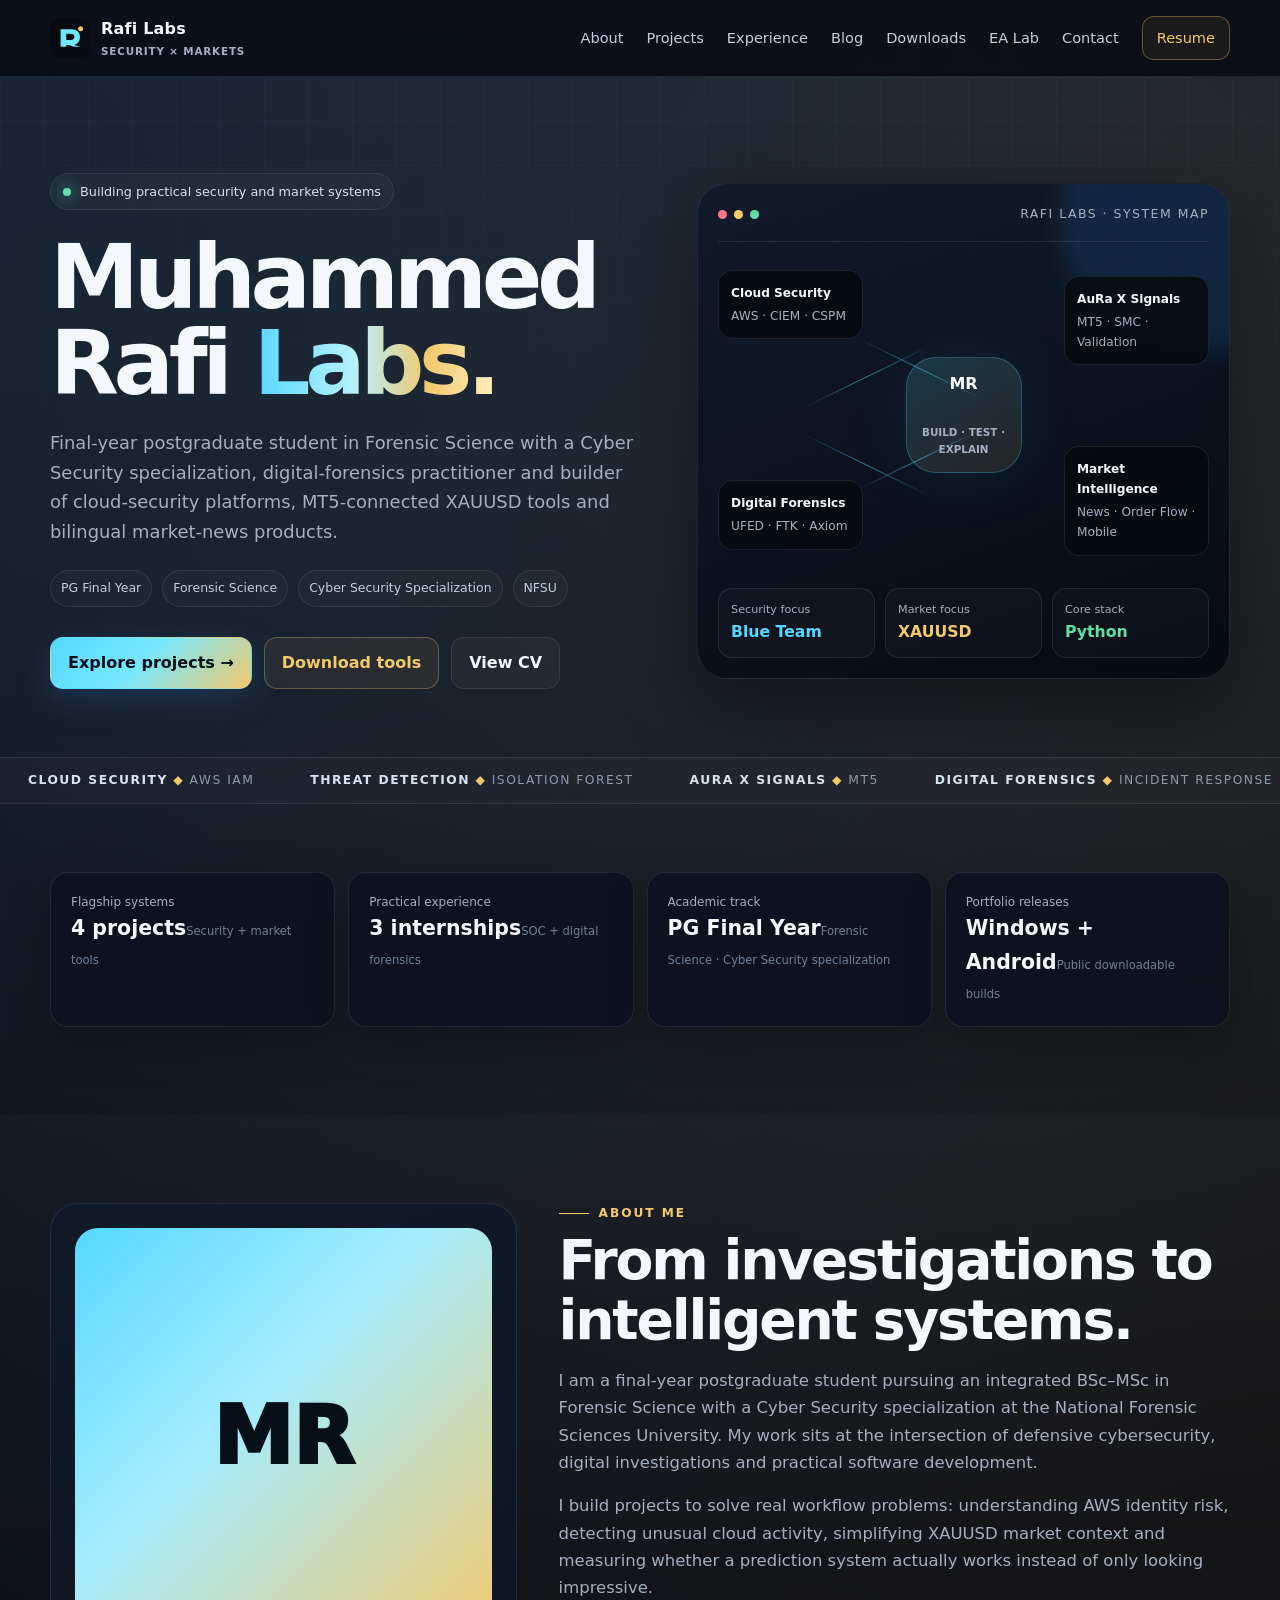
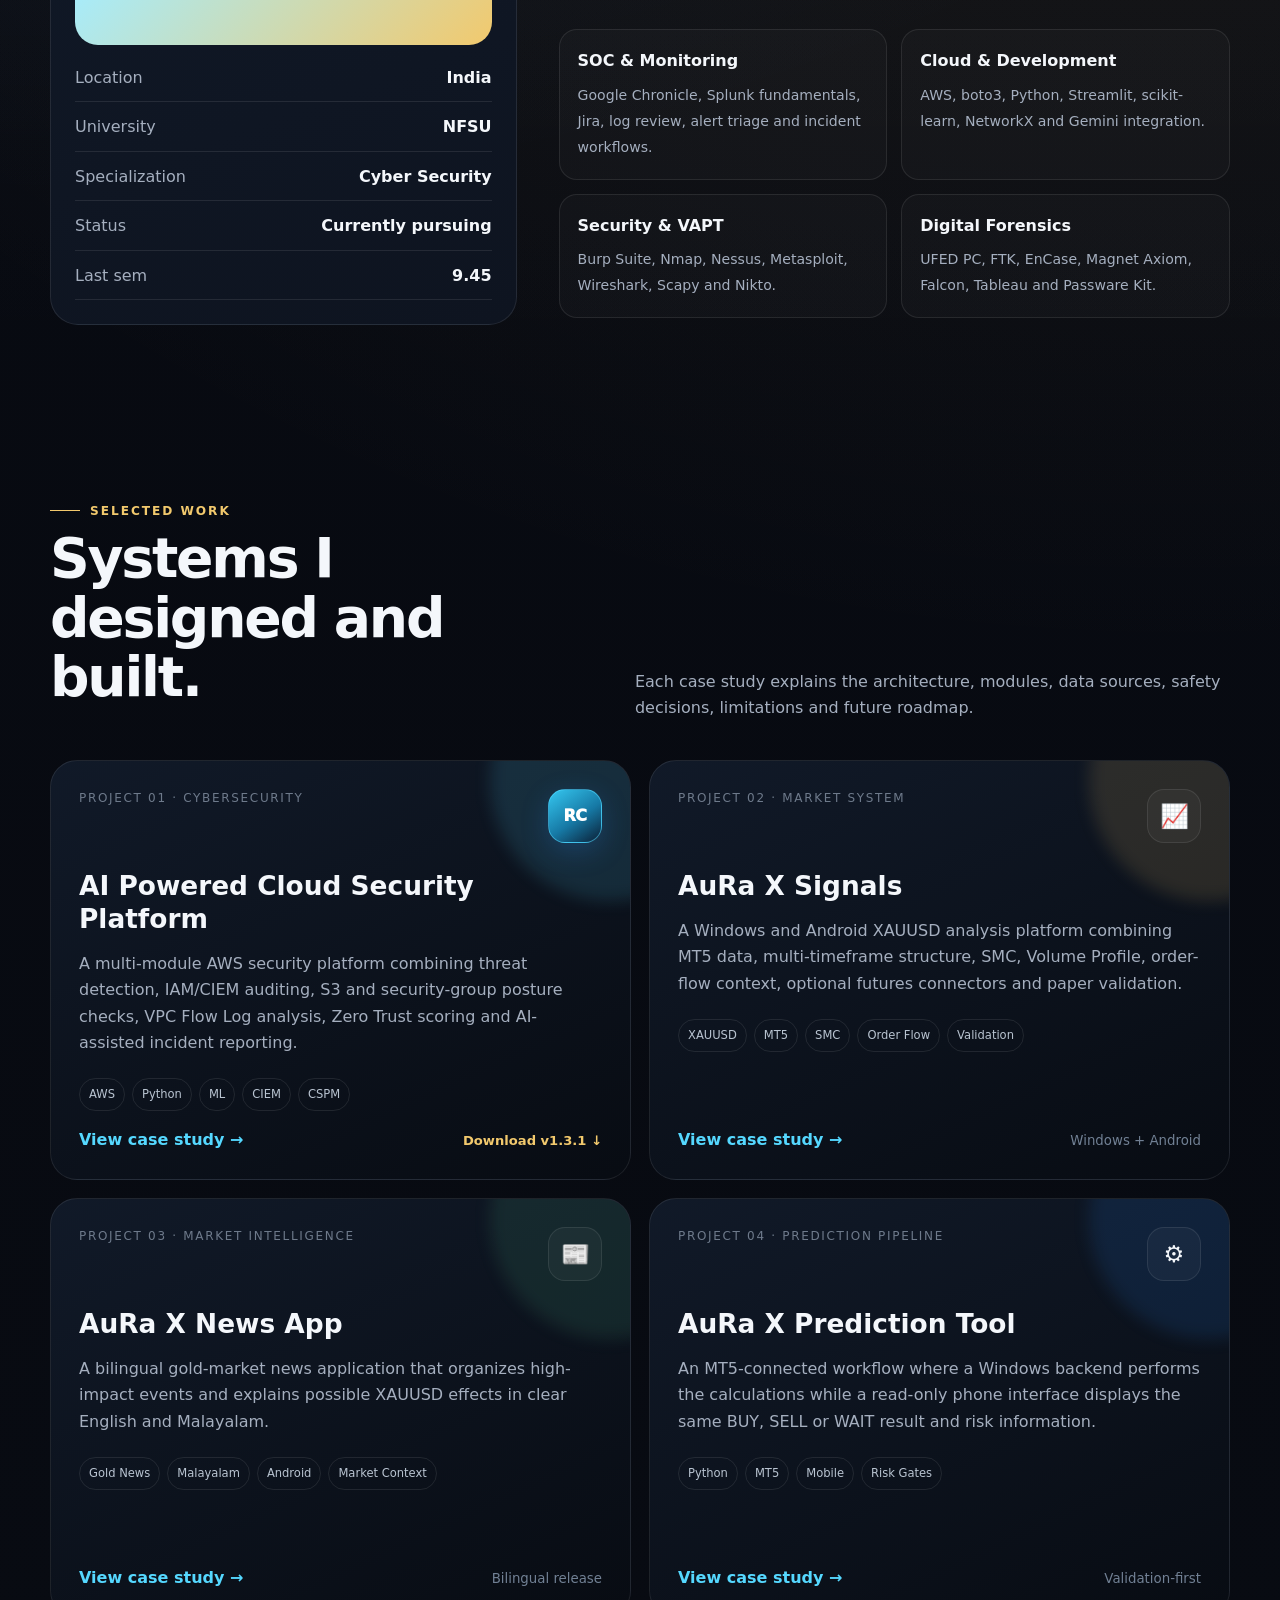
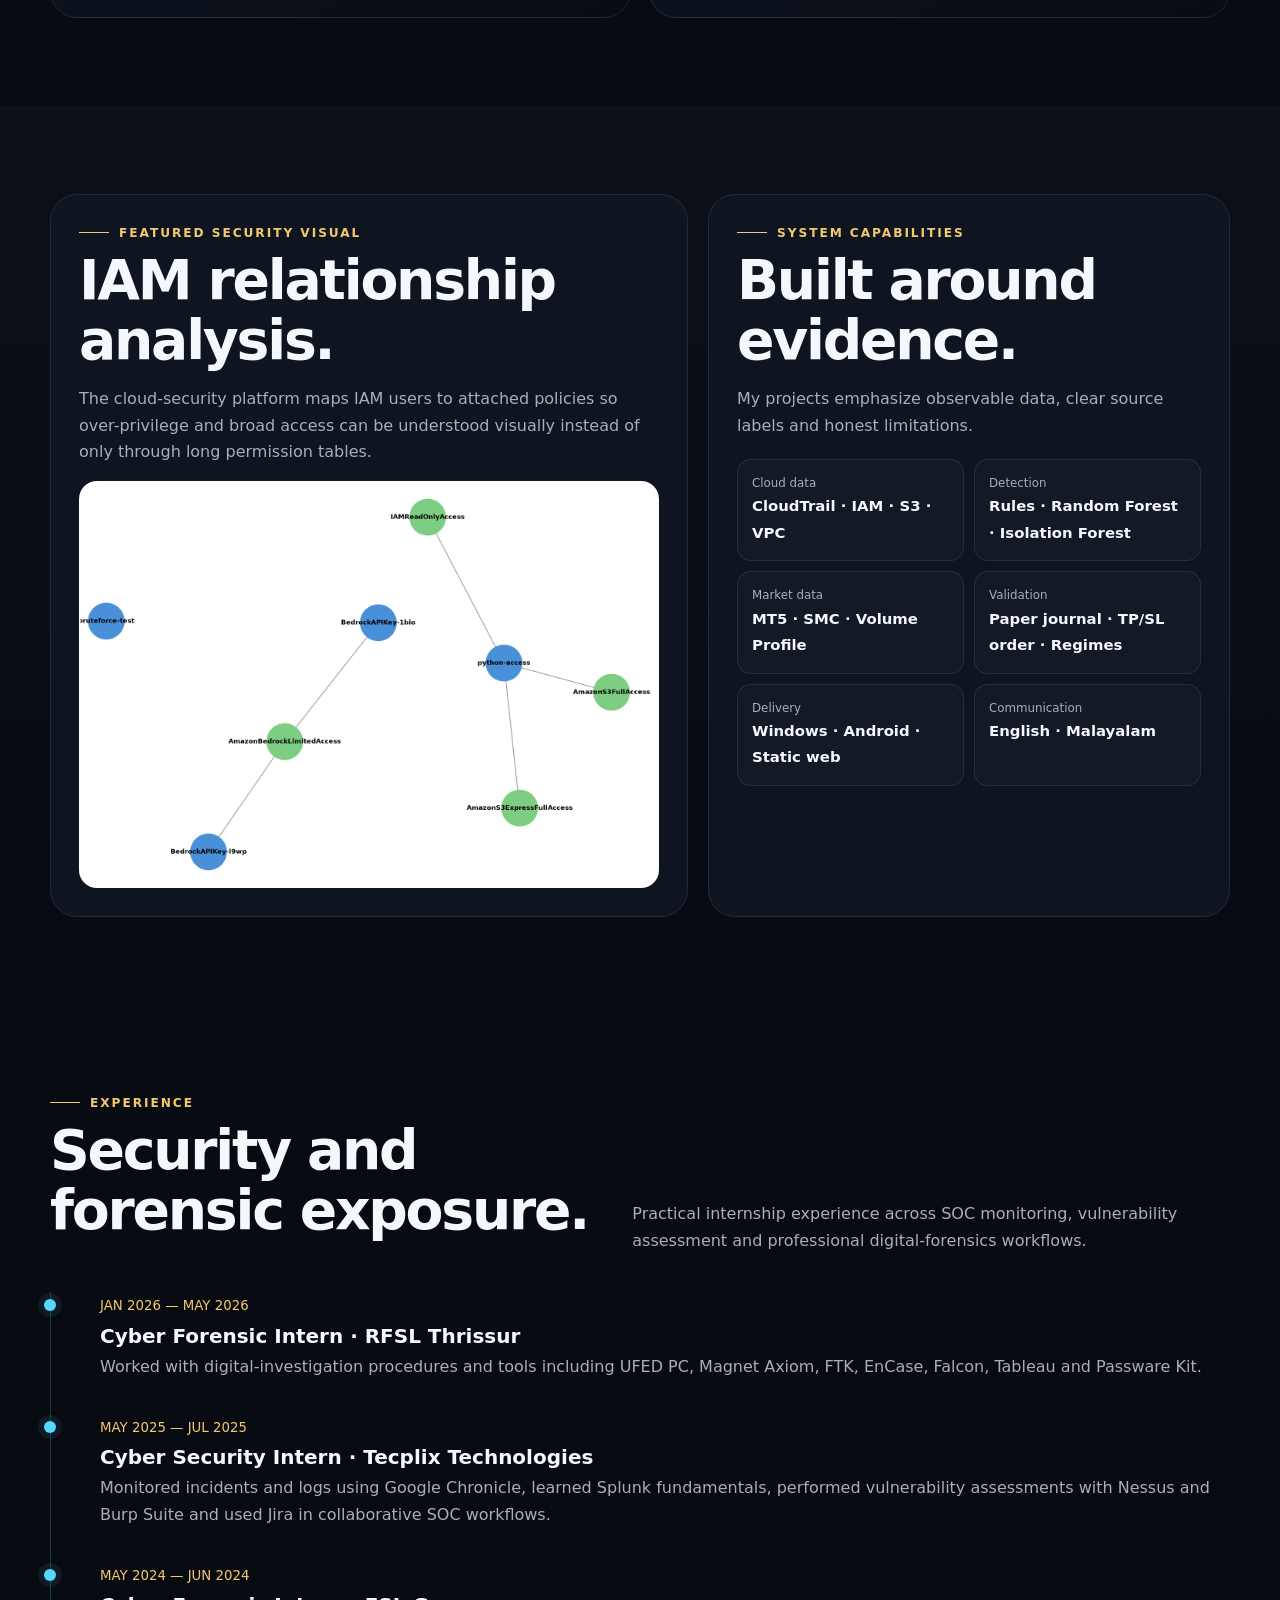
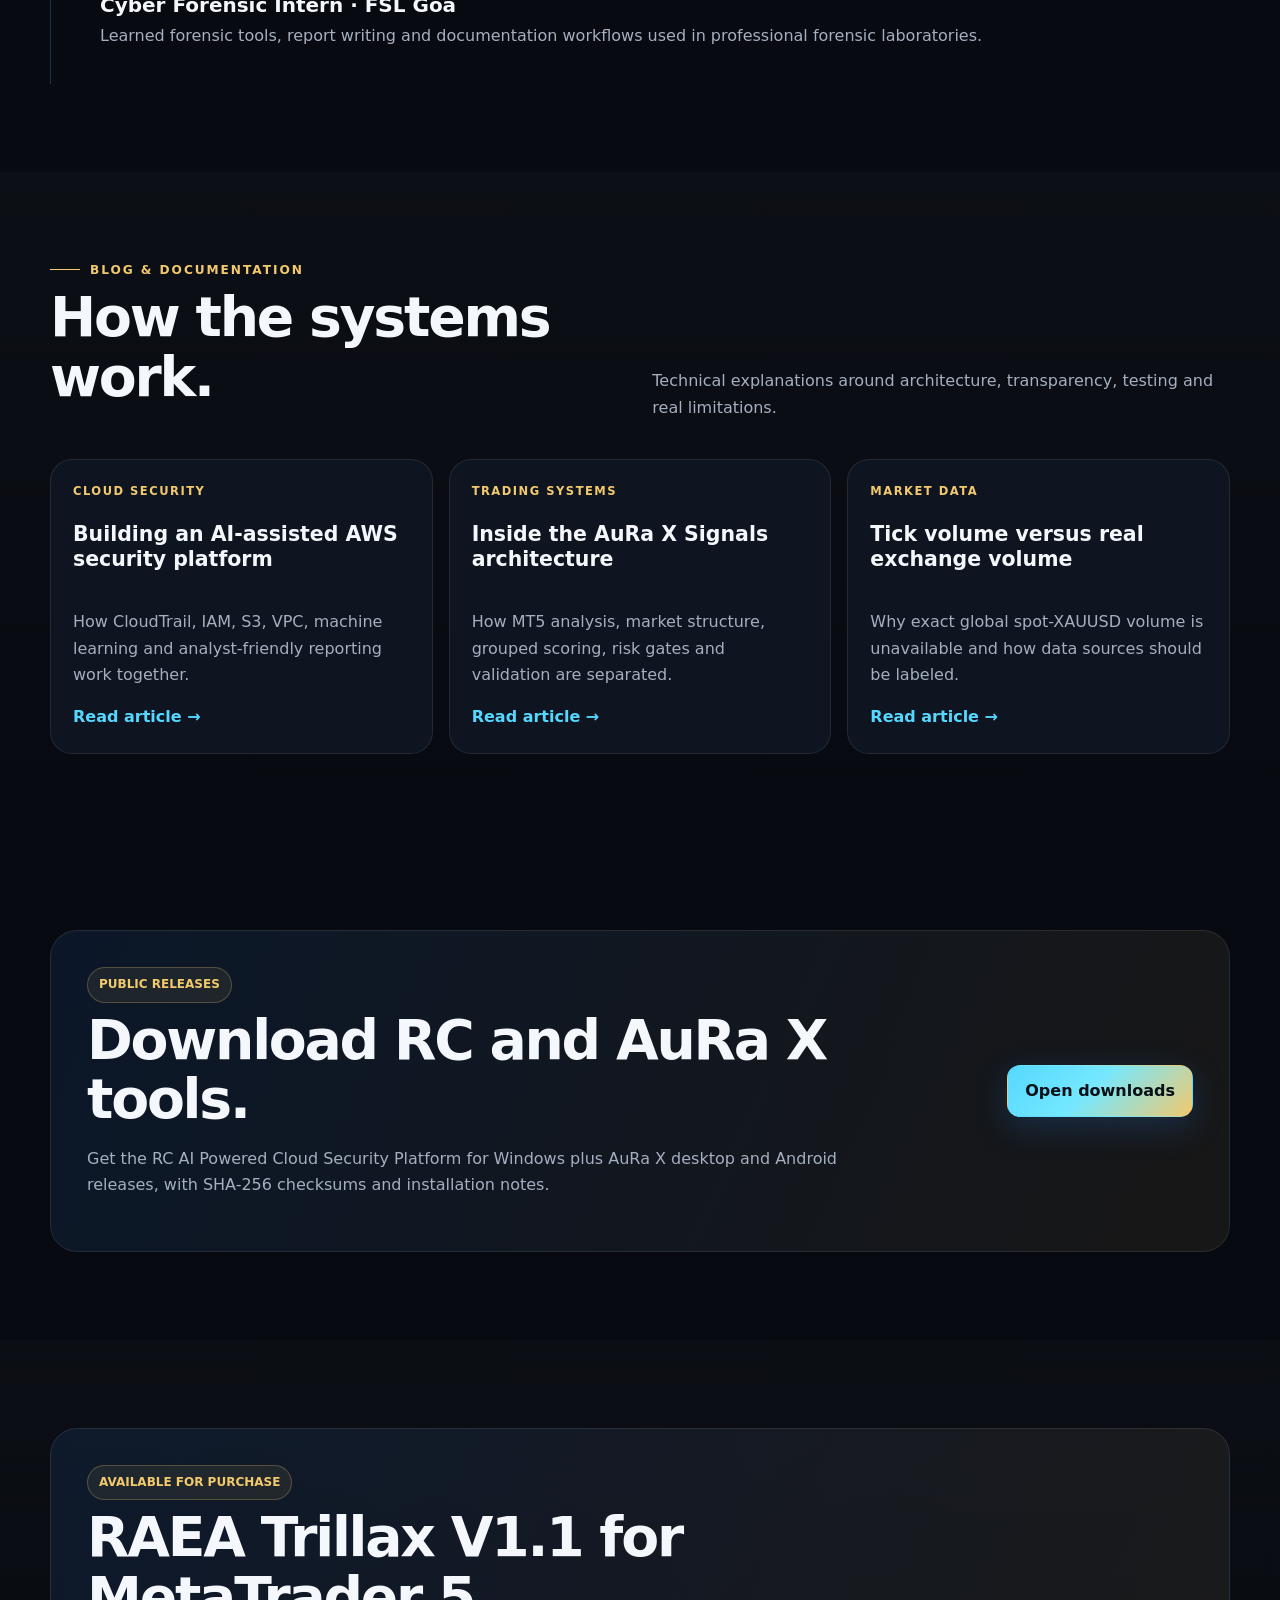
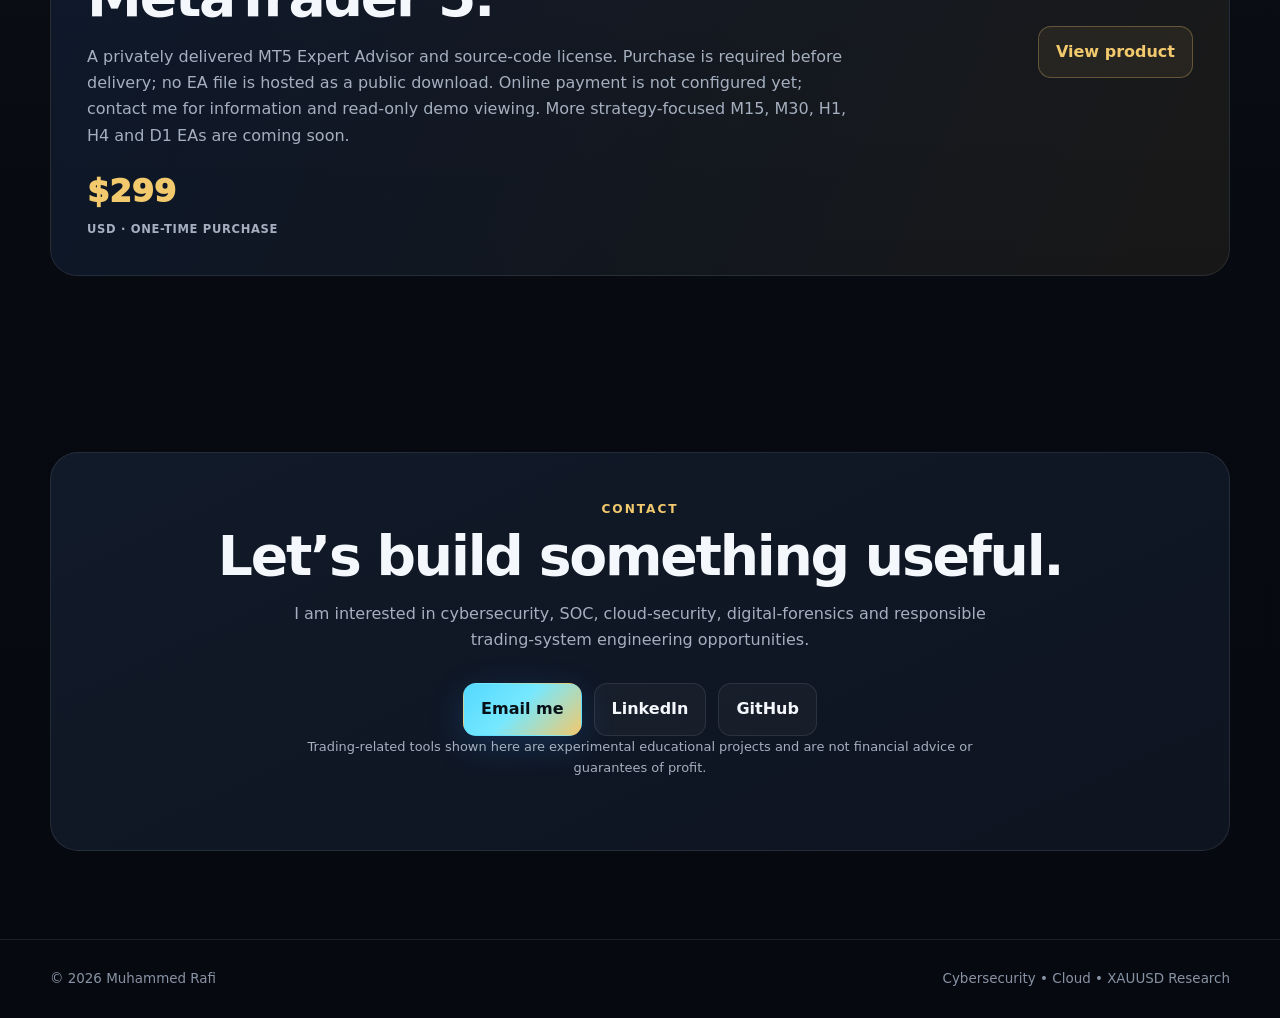
<file: index.html>
<!doctype html>
<html lang="en">
  <head>
    <meta charset="utf-8" />
    <meta name="viewport" content="width=device-width,initial-scale=1" />
    <meta
      name="description"
      content="Muhammed Rafi's cybersecurity, cloud security and XAUUSD systems portfolio."
    />
    <meta name="theme-color" content="#070910" />
    <title>Muhammed Rafi | Cybersecurity & XAUUSD Systems</title>
    <link rel="icon" href="assets/favicon.svg" />
    <link rel="stylesheet" href="styles.css" />
  </head>
  <body>
    <a class="skip" href="#main">Skip to content</a>
    <header class="header">
      <div class="container nav">
        <a class="brand" href="index.html"
          ><img src="assets/favicon.svg" alt="" /><span
            >Rafi Labs<small>Security × Markets</small></span
          ></a
        ><button class="menu" aria-label="Open menu" aria-expanded="false">
          ☰
        </button>
        <nav class="links">
          <a class="" href="index.html#about">About</a
          ><a class="" href="index.html#projects">Projects</a
          ><a class="" href="index.html#experience">Experience</a
          ><a class="" href="index.html#blog">Blog</a
          ><a class="" href="downloads.html">Downloads</a
          ><a class="" href="index.html#ea">EA Lab</a
          ><a class="" href="index.html#contact">Contact</a
          ><a
            class="nav-cta"
            href="assets/Muhammed-Rafi-CV.pdf"
            target="_blank"
            rel="noopener"
            >Resume</a
          >
        </nav>
      </div>
    </header>
    <main id="main">
      <section class="hero" id="home">
        <div class="container hero-grid">
          <div class="reveal">
            <span class="eyebrow"
              ><span class="live-dot"></span> Building practical security and
              market systems</span
            >
            <h1>Muhammed<br />Rafi <span class="gradient">Labs.</span></h1>
            <p class="hero-copy">
              Final-year postgraduate student in Forensic Science with a Cyber
              Security specialization, digital-forensics practitioner and
              builder of cloud-security platforms, MT5-connected XAUUSD tools
              and bilingual market-news products.
            </p>
            <div class="hero-meta">
              <span>PG Final Year</span><span>Forensic Science</span
              ><span>Cyber Security Specialization</span><span>NFSU</span>
            </div>
            <div class="actions">
              <a class="btn btn-primary" href="#projects">Explore projects →</a
              ><a class="btn btn-gold" href="downloads.html">Download tools</a
              ><a class="btn" href="assets/Muhammed-Rafi-CV.pdf" target="_blank"
                >View CV</a
              >
            </div>
          </div>
          <div class="command reveal">
            <div class="command-top">
              <div class="window-dots"><i></i><i></i><i></i></div>
              <div class="command-title">Rafi Labs · System Map</div>
            </div>
            <div class="system-map">
              <div class="sat a">
                <strong>Cloud Security</strong><span>AWS · CIEM · CSPM</span>
              </div>
              <div class="sat b">
                <strong>AuRa X Signals</strong
                ><span>MT5 · SMC · Validation</span>
              </div>
              <div class="sat c">
                <strong>Digital Forensics</strong
                ><span>UFED · FTK · Axiom</span>
              </div>
              <div class="sat d">
                <strong>Market Intelligence</strong
                ><span>News · Order Flow · Mobile</span>
              </div>
              <i class="connector one"></i><i class="connector two"></i
              ><i class="connector three"></i><i class="connector four"></i>
              <div class="core">MR<small>BUILD · TEST · EXPLAIN</small></div>
            </div>
            <div class="command-footer">
              <div class="metric">
                <span>Security focus</span
                ><strong class="cyan">Blue Team</strong>
              </div>
              <div class="metric">
                <span>Market focus</span><strong class="gold">XAUUSD</strong>
              </div>
              <div class="metric">
                <span>Core stack</span><strong class="green">Python</strong>
              </div>
            </div>
          </div>
        </div>
      </section>
      <div class="marquee">
        <div class="marquee-track">
          <span><b>Cloud Security</b> <i>◆</i> AWS IAM</span
          ><span><b>Threat Detection</b> <i>◆</i> Isolation Forest</span
          ><span><b>AuRa X Signals</b> <i>◆</i> MT5</span
          ><span><b>Digital Forensics</b> <i>◆</i> Incident Response</span
          ><span><b>Market Research</b> <i>◆</i> XAUUSD</span
          ><span><b>Cloud Security</b> <i>◆</i> AWS IAM</span
          ><span><b>Threat Detection</b> <i>◆</i> Isolation Forest</span
          ><span><b>AuRa X Signals</b> <i>◆</i> MT5</span
          ><span><b>Digital Forensics</b> <i>◆</i> Incident Response</span
          ><span><b>Market Research</b> <i>◆</i> XAUUSD</span>
        </div>
      </div>
      <section class="section">
        <div class="container stats">
          <div class="stat-card reveal">
            <span>Flagship systems</span><strong>4 projects</strong
            ><em>Security + market tools</em>
          </div>
          <div class="stat-card reveal">
            <span>Practical experience</span><strong>3 internships</strong
            ><em>SOC + digital forensics</em>
          </div>
          <div class="stat-card reveal">
            <span>Academic track</span><strong>PG Final Year</strong
            ><em>Forensic Science · Cyber Security specialization</em>
          </div>
          <div class="stat-card reveal">
            <span>Portfolio releases</span><strong>Windows + Android</strong
            ><em>Public downloadable builds</em>
          </div>
        </div>
      </section>
      <section class="section soft" id="about">
        <div class="container about-grid">
          <aside class="profile-card reveal">
            <div class="monogram"></div>
            <div class="profile-list">
              <div><span>Location</span><strong>India</strong></div>
              <div><span>University</span><strong>NFSU</strong></div>
              <div>
                <span>Specialization</span><strong>Cyber Security</strong>
              </div>
              <div><span>Status</span><strong>Currently pursuing</strong></div>
              <div><span>Last sem</span><strong>9.45</strong></div>
            </div>
          </aside>
          <div class="about-copy reveal">
            <div class="kicker section-label">About me</div>
            <h2>From investigations to intelligent systems.</h2>
            <p>
              I am a final-year postgraduate student pursuing an integrated
              BSc–MSc in Forensic Science with a Cyber Security specialization
              at the National Forensic Sciences University. My work sits at the
              intersection of defensive cybersecurity, digital investigations
              and practical software development.
            </p>
            <p>
              I build projects to solve real workflow problems: understanding
              AWS identity risk, detecting unusual cloud activity, simplifying
              XAUUSD market context and measuring whether a prediction system
              actually works instead of only looking impressive.
            </p>
            <div class="skill-groups">
              <div class="skill-box">
                <strong>SOC & Monitoring</strong
                ><span
                  >Google Chronicle, Splunk fundamentals, Jira, log review,
                  alert triage and incident workflows.</span
                >
              </div>
              <div class="skill-box">
                <strong>Cloud & Development</strong
                ><span
                  >AWS, boto3, Python, Streamlit, scikit-learn, NetworkX and
                  Gemini integration.</span
                >
              </div>
              <div class="skill-box">
                <strong>Security & VAPT</strong
                ><span
                  >Burp Suite, Nmap, Nessus, Metasploit, Wireshark, Scapy and
                  Nikto.</span
                >
              </div>
              <div class="skill-box">
                <strong>Digital Forensics</strong
                ><span
                  >UFED PC, FTK, EnCase, Magnet Axiom, Falcon, Tableau and
                  Passware Kit.</span
                >
              </div>
            </div>
          </div>
        </div>
      </section>
      <section class="section" id="projects">
        <div class="container">
          <div class="head reveal">
            <div>
              <div class="kicker section-label">Selected work</div>
              <h2>Systems I designed and built.</h2>
            </div>
            <p>
              Each case study explains the architecture, modules, data sources,
              safety decisions, limitations and future roadmap.
            </p>
          </div>
          <div class="project-grid">
            <article
              class="project reveal"
              style="--glow: rgba(85, 216, 255, 0.13)"
            >
              <div class="project-head">
                <span class="project-no">PROJECT 01 · CYBERSECURITY</span>
                <div class="project-icon rc-badge" aria-hidden="true">RC</div>
              </div>
              <h3>AI Powered Cloud Security Platform</h3>
              <p>
                A multi-module AWS security platform combining threat detection,
                IAM/CIEM auditing, S3 and security-group posture checks, VPC
                Flow Log analysis, Zero Trust scoring and AI-assisted incident
                reporting.
              </p>
              <div class="tags">
                <span class="tag">AWS</span><span class="tag">Python</span
                ><span class="tag">ML</span><span class="tag">CIEM</span
                ><span class="tag">CSPM</span>
              </div>
              <div class="project-actions">
                <a href="projects/cloud-security.html">View case study →</a>
                <a
                  class="download-link"
                  href="downloads/RC-AI-Cloud-Security-Platform-Windows-v1.3.1.zip"
                  download
                  >Download v1.3.1 ↓</a
                >
              </div>
            </article>
            <article
              class="project reveal"
              style="--glow: rgba(242, 201, 109, 0.13)"
            >
              <div class="project-head">
                <span class="project-no">PROJECT 02 · MARKET SYSTEM</span>
                <div class="project-icon">📈</div>
              </div>
              <h3>AuRa X Signals</h3>
              <p>
                A Windows and Android XAUUSD analysis platform combining MT5
                data, multi-timeframe structure, SMC, Volume Profile, order-flow
                context, optional futures connectors and paper validation.
              </p>
              <div class="tags">
                <span class="tag">XAUUSD</span><span class="tag">MT5</span
                ><span class="tag">SMC</span><span class="tag">Order Flow</span
                ><span class="tag">Validation</span>
              </div>
              <div class="project-actions">
                <a href="projects/aurax-signals.html">View case study →</a
                ><small>Windows + Android</small>
              </div>
            </article>
            <article
              class="project reveal"
              style="--glow: rgba(98, 224, 165, 0.1)"
            >
              <div class="project-head">
                <span class="project-no">PROJECT 03 · MARKET INTELLIGENCE</span>
                <div class="project-icon">📰</div>
              </div>
              <h3>AuRa X News App</h3>
              <p>
                A bilingual gold-market news application that organizes
                high-impact events and explains possible XAUUSD effects in clear
                English and Malayalam.
              </p>
              <div class="tags">
                <span class="tag">Gold News</span
                ><span class="tag">Malayalam</span
                ><span class="tag">Android</span
                ><span class="tag">Market Context</span>
              </div>
              <div class="project-actions">
                <a href="projects/aurax-news.html">View case study →</a
                ><small>Bilingual release</small>
              </div>
            </article>
            <article
              class="project reveal"
              style="--glow: rgba(47, 140, 255, 0.12)"
            >
              <div class="project-head">
                <span class="project-no">PROJECT 04 · PREDICTION PIPELINE</span>
                <div class="project-icon">⚙️</div>
              </div>
              <h3>AuRa X Prediction Tool</h3>
              <p>
                An MT5-connected workflow where a Windows backend performs the
                calculations while a read-only phone interface displays the same
                BUY, SELL or WAIT result and risk information.
              </p>
              <div class="tags">
                <span class="tag">Python</span><span class="tag">MT5</span
                ><span class="tag">Mobile</span
                ><span class="tag">Risk Gates</span>
              </div>
              <div class="project-actions">
                <a href="projects/aurax-predictor.html">View case study →</a
                ><small>Validation-first</small>
              </div>
            </article>
          </div>
        </div>
      </section>
      <section class="section soft">
        <div class="container feature-strip">
          <div class="feature-panel reveal">
            <div class="kicker section-label">Featured security visual</div>
            <h2>IAM relationship analysis.</h2>
            <p>
              The cloud-security platform maps IAM users to attached policies so
              over-privilege and broad access can be understood visually instead
              of only through long permission tables.
            </p>
            <img
              src="assets/iam-relationship-graph.png"
              alt="IAM user and policy relationship graph"
            />
          </div>
          <div class="feature-panel reveal">
            <div class="kicker section-label">System capabilities</div>
            <h2>Built around evidence.</h2>
            <p>
              My projects emphasize observable data, clear source labels and
              honest limitations.
            </p>
            <div class="capabilities">
              <div class="cap">
                <span>Cloud data</span
                ><strong>CloudTrail · IAM · S3 · VPC</strong>
              </div>
              <div class="cap">
                <span>Detection</span
                ><strong>Rules · Random Forest · Isolation Forest</strong>
              </div>
              <div class="cap">
                <span>Market data</span
                ><strong>MT5 · SMC · Volume Profile</strong>
              </div>
              <div class="cap">
                <span>Validation</span
                ><strong>Paper journal · TP/SL order · Regimes</strong>
              </div>
              <div class="cap">
                <span>Delivery</span
                ><strong>Windows · Android · Static web</strong>
              </div>
              <div class="cap">
                <span>Communication</span><strong>English · Malayalam</strong>
              </div>
            </div>
          </div>
        </div>
      </section>
      <section class="section" id="experience">
        <div class="container">
          <div class="head reveal">
            <div>
              <div class="kicker section-label">Experience</div>
              <h2>Security and forensic exposure.</h2>
            </div>
            <p>
              Practical internship experience across SOC monitoring,
              vulnerability assessment and professional digital-forensics
              workflows.
            </p>
          </div>
          <div class="timeline">
            <article class="reveal">
              <small>JAN 2026 — MAY 2026</small>
              <h3>Cyber Forensic Intern · RFSL Thrissur</h3>
              <p>
                Worked with digital-investigation procedures and tools including
                UFED PC, Magnet Axiom, FTK, EnCase, Falcon, Tableau and Passware
                Kit.
              </p>
            </article>
            <article class="reveal">
              <small>MAY 2025 — JUL 2025</small>
              <h3>Cyber Security Intern · Tecplix Technologies</h3>
              <p>
                Monitored incidents and logs using Google Chronicle, learned
                Splunk fundamentals, performed vulnerability assessments with
                Nessus and Burp Suite and used Jira in collaborative SOC
                workflows.
              </p>
            </article>
            <article class="reveal">
              <small>MAY 2024 — JUN 2024</small>
              <h3>Cyber Forensic Intern · FSL Goa</h3>
              <p>
                Learned forensic tools, report writing and documentation
                workflows used in professional forensic laboratories.
              </p>
            </article>
          </div>
        </div>
      </section>
      <section class="section soft" id="blog">
        <div class="container">
          <div class="head reveal">
            <div>
              <div class="kicker section-label">Blog & documentation</div>
              <h2>How the systems work.</h2>
            </div>
            <p>
              Technical explanations around architecture, transparency, testing
              and real limitations.
            </p>
          </div>
          <div class="blog-grid">
            <article class="post reveal">
              <span class="category">CLOUD SECURITY</span>
              <h3>Building an AI-assisted AWS security platform</h3>
              <p>
                How CloudTrail, IAM, S3, VPC, machine learning and
                analyst-friendly reporting work together.
              </p>
              <a href="projects/cloud-security.html">Read article →</a>
            </article>
            <article class="post reveal">
              <span class="category">TRADING SYSTEMS</span>
              <h3>Inside the AuRa X Signals architecture</h3>
              <p>
                How MT5 analysis, market structure, grouped scoring, risk gates
                and validation are separated.
              </p>
              <a href="projects/aurax-signals.html">Read article →</a>
            </article>
            <article class="post reveal">
              <span class="category">MARKET DATA</span>
              <h3>Tick volume versus real exchange volume</h3>
              <p>
                Why exact global spot-XAUUSD volume is unavailable and how data
                sources should be labeled.
              </p>
              <a href="blog/volume-data.html">Read article →</a>
            </article>
          </div>
        </div>
      </section>
      <section class="section" id="downloads">
        <div class="container download-banner reveal">
          <div>
            <span class="status">PUBLIC RELEASES</span>
            <h2>Download RC and AuRa X tools.</h2>
            <p>
              Get the RC AI Powered Cloud Security Platform for Windows plus
              AuRa X desktop and Android releases, with SHA-256 checksums and
              installation notes.
            </p>
          </div>
          <a class="btn btn-primary" href="downloads.html">Open downloads</a>
        </div>
      </section>
      <section class="section soft" id="ea">
        <div class="container ea-banner reveal">
          <div>
            <span class="status">AVAILABLE FOR PURCHASE</span>
            <h2>RAEA Trillax V1.1 for MetaTrader 5.</h2>
            <p>
              A privately delivered MT5 Expert Advisor and source-code license.
              Purchase is required before delivery; no EA file is hosted as a
              public download. Online payment is not configured yet; contact me
              for information and read-only demo viewing. More strategy-focused
              M15, M30, H1, H4 and D1 EAs are coming soon.
            </p>
            <div class="ea-price">
              $299 <small>USD · one-time purchase</small>
            </div>
          </div>
          <a class="btn btn-gold" href="raea-trillax-v1.1.html">View product</a>
        </div>
      </section>
      <section class="section" id="contact">
        <div class="container contact reveal">
          <div class="kicker">Contact</div>
          <h2>Let’s build something useful.</h2>
          <p>
            I am interested in cybersecurity, SOC, cloud-security,
            digital-forensics and responsible trading-system engineering
            opportunities.
          </p>
          <div class="actions" style="justify-content: center">
            <a class="btn btn-primary" href="mailto:rafiklrwork@gmail.com"
              >Email me</a
            ><a
              class="btn"
              href="https://linkedin.com/in/muhammed-rafi-a1781718a"
              target="_blank"
              >LinkedIn</a
            ><a
              class="btn"
              href="https://github.com/klrrafi20-crypto"
              target="_blank"
              >GitHub</a
            >
          </div>
          <p class="disclaimer">
            Trading-related tools shown here are experimental educational
            projects and are not financial advice or guarantees of profit.
          </p>
        </div>
      </section>
    </main>
    <footer class="footer">
      <div class="container footer-row">
        <div>© <span id="year"></span> Muhammed Rafi</div>
        <div>Cybersecurity • Cloud • XAUUSD Research</div>
      </div>
    </footer>
    <script src="script.js"></script>
  </body>
</html>
</file>
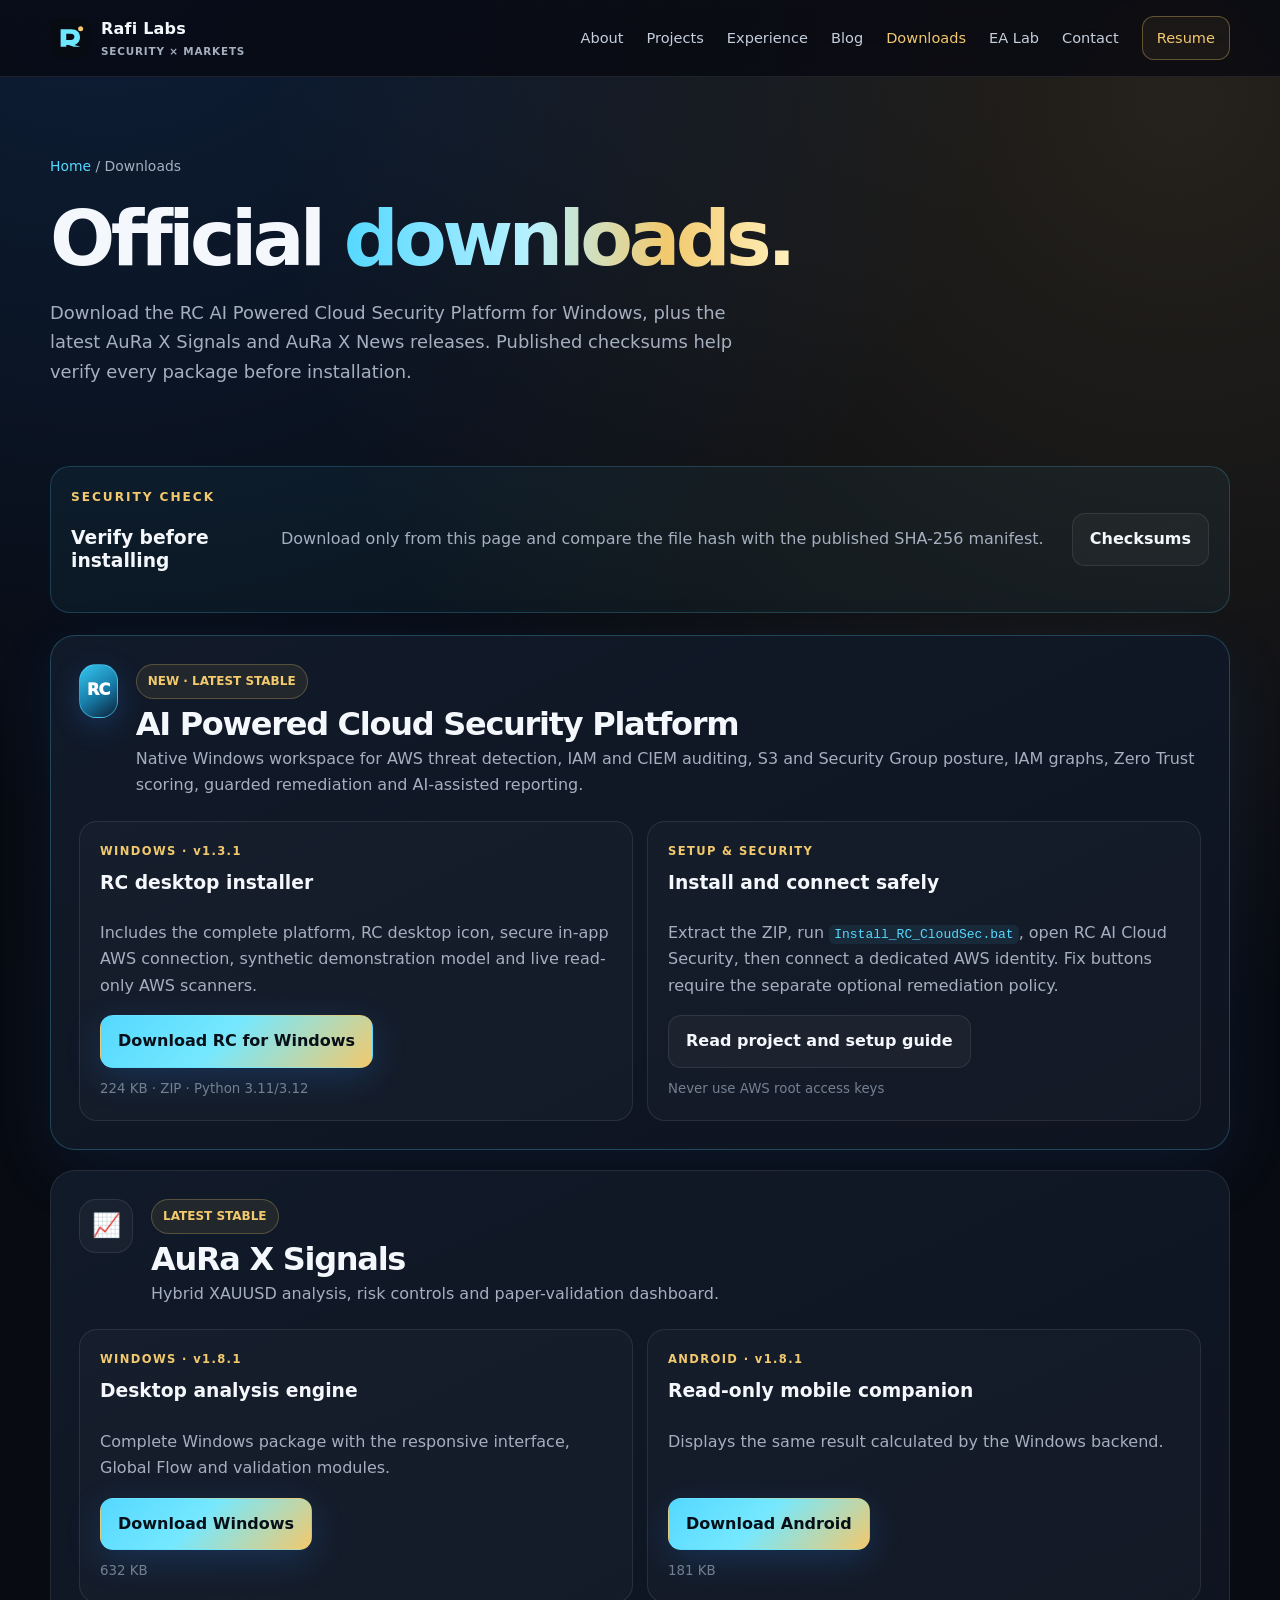
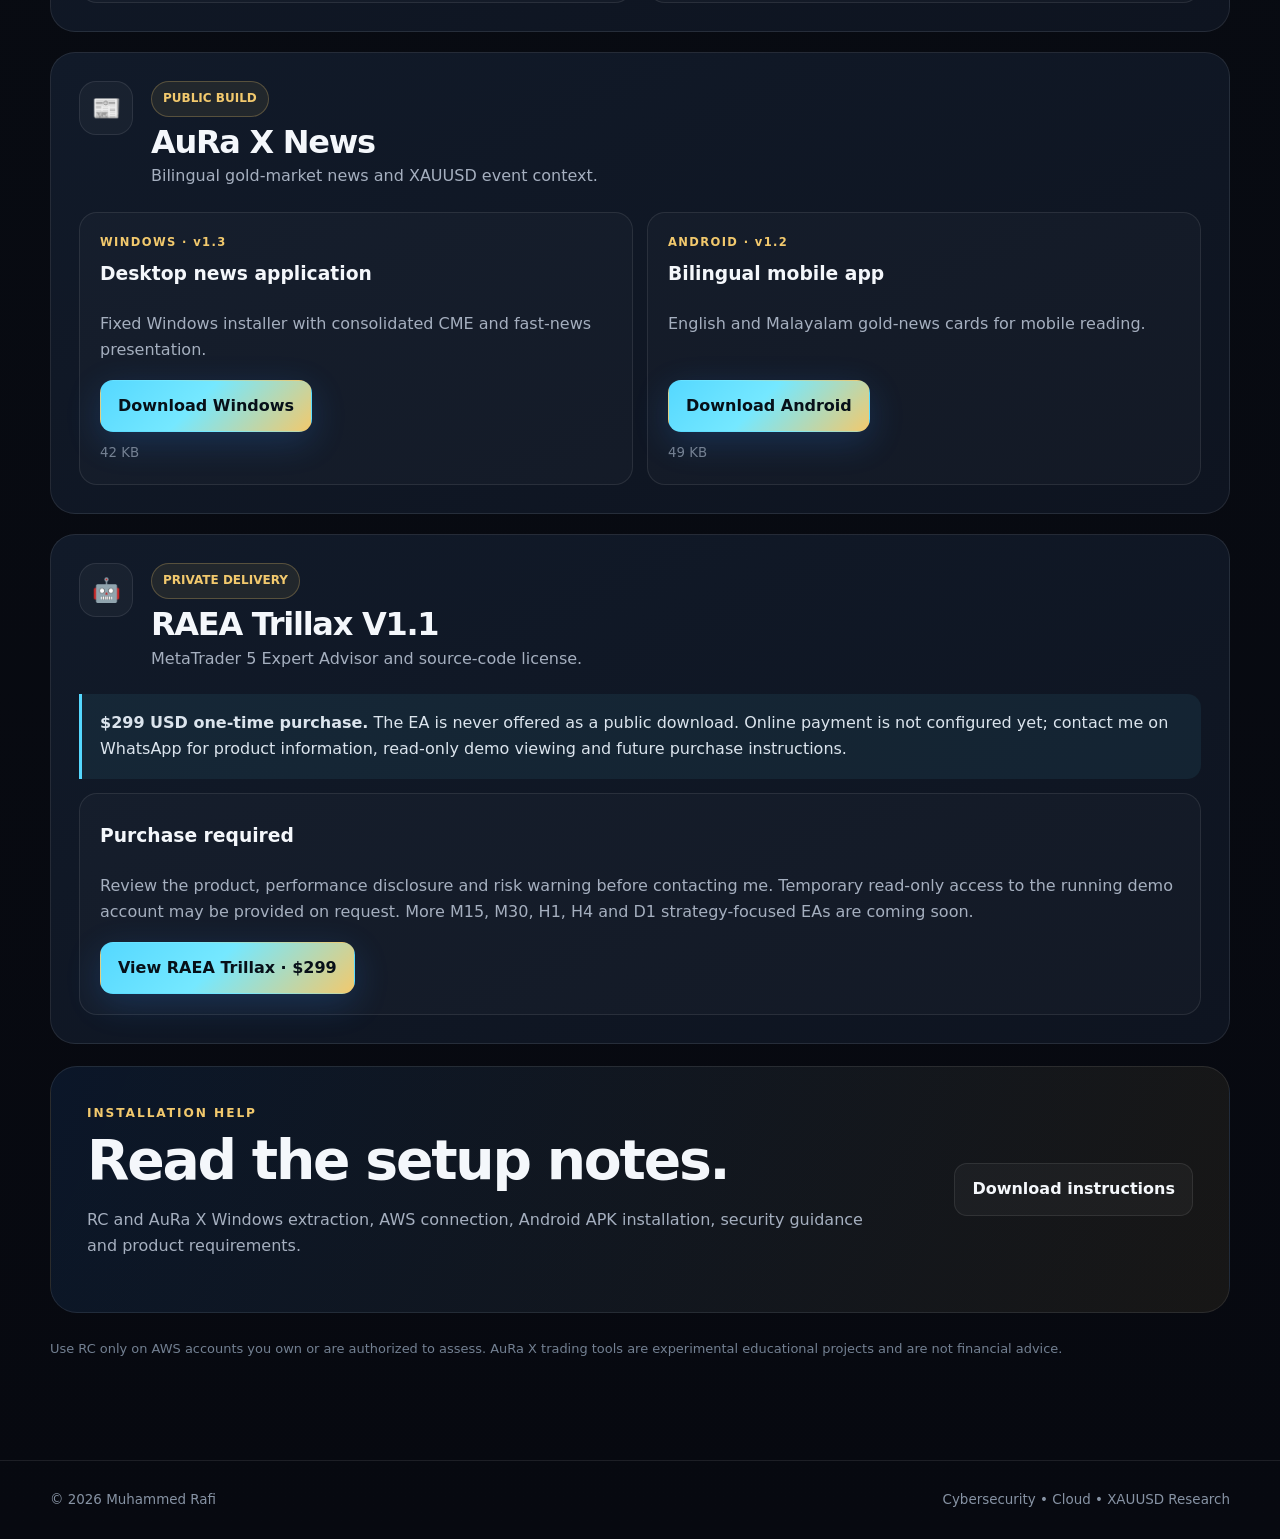
<file: downloads.html>
<!doctype html>
<html lang="en">
  <head>
    <meta charset="utf-8" />
    <meta name="viewport" content="width=device-width,initial-scale=1" />
    <meta
      name="description"
      content="Official downloads for RC AI Cloud Security, AuRa X Signals and AuRa X News."
    />
    <meta name="theme-color" content="#070910" />
    <title>Downloads | Muhammed Rafi</title>
    <link rel="icon" href="assets/favicon.svg" />
    <link rel="stylesheet" href="styles.css" />
  </head>
  <body>
    <a class="skip" href="#main">Skip to content</a>
    <header class="header">
      <div class="container nav">
        <a class="brand" href="index.html"
          ><img src="assets/favicon.svg" alt="" /><span
            >Rafi Labs<small>Security × Markets</small></span
          ></a
        ><button class="menu" aria-label="Open menu" aria-expanded="false">
          ☰
        </button>
        <nav class="links">
          <a class="" href="index.html#about">About</a
          ><a class="" href="index.html#projects">Projects</a
          ><a class="" href="index.html#experience">Experience</a
          ><a class="" href="index.html#blog">Blog</a
          ><a class="active" href="downloads.html">Downloads</a
          ><a class="" href="index.html#ea">EA Lab</a
          ><a class="" href="index.html#contact">Contact</a
          ><a
            class="nav-cta"
            href="assets/Muhammed-Rafi-CV.pdf"
            target="_blank"
            rel="noopener"
            >Resume</a
          >
        </nav>
      </div>
    </header>
    <main id="main">
      <section class="page-hero">
        <div class="container">
          <div class="breadcrumb">
            <a href="index.html">Home</a> / Downloads
          </div>
          <h1>Official <span class="gradient">downloads.</span></h1>
          <p class="hero-copy">
            Download the RC AI Powered Cloud Security Platform for Windows, plus
            the latest AuRa X Signals and AuRa X News releases. Published
            checksums help verify every package before installation.
          </p>
        </div>
      </section>
      <section class="section" style="padding-top: 20px">
        <div class="container">
          <div class="download-notice reveal">
            <div>
              <div class="kicker">Security check</div>
              <h3>Verify before installing</h3>
            </div>
            <p>
              Download only from this page and compare the file hash with the
              published SHA-256 manifest.
            </p>
            <a class="btn" href="downloads/SHA256-CHECKSUMS.txt" download
              >Checksums</a
            >
          </div>
          <div class="download-grid">
            <article class="download-product reveal rc-release">
              <div class="download-title">
                <div class="project-icon rc-badge" aria-hidden="true">RC</div>
                <div>
                  <span class="status">NEW · LATEST STABLE</span>
                  <h2>AI Powered Cloud Security Platform</h2>
                  <p>
                    Native Windows workspace for AWS threat detection, IAM and
                    CIEM auditing, S3 and Security Group posture, IAM graphs,
                    Zero Trust scoring, guarded remediation and AI-assisted
                    reporting.
                  </p>
                </div>
              </div>
              <div class="platforms">
                <div class="platform">
                  <span>WINDOWS · v1.3.1</span>
                  <h3>RC desktop installer</h3>
                  <p>
                    Includes the complete platform, RC desktop icon, secure
                    in-app AWS connection, synthetic demonstration model and
                    live read-only AWS scanners.
                  </p>
                  <a
                    class="btn btn-primary"
                    href="downloads/RC-AI-Cloud-Security-Platform-Windows-v1.3.1.zip"
                    download
                    >Download RC for Windows</a
                  >
                  <small>224 KB · ZIP · Python 3.11/3.12</small>
                </div>
                <div class="platform">
                  <span>SETUP & SECURITY</span>
                  <h3>Install and connect safely</h3>
                  <p>
                    Extract the ZIP, run <code>Install_RC_CloudSec.bat</code>,
                    open RC AI Cloud Security, then connect a dedicated AWS
                    identity. Fix buttons require the separate optional
                    remediation policy.
                  </p>
                  <a class="btn" href="projects/cloud-security.html"
                    >Read project and setup guide</a
                  >
                  <small>Never use AWS root access keys</small>
                </div>
              </div>
            </article>
            <article class="download-product reveal">
              <div class="download-title">
                <div class="project-icon">📈</div>
                <div>
                  <span class="status">LATEST STABLE</span>
                  <h2>AuRa X Signals</h2>
                  <p>
                    Hybrid XAUUSD analysis, risk controls and paper-validation
                    dashboard.
                  </p>
                </div>
              </div>
              <div class="platforms">
                <div class="platform">
                  <span>WINDOWS · v1.8.1</span>
                  <h3>Desktop analysis engine</h3>
                  <p>
                    Complete Windows package with the responsive interface,
                    Global Flow and validation modules.
                  </p>
                  <a
                    class="btn btn-primary"
                    href="downloads/AuRa-X-Signals-Native-Desktop-Installer-v1.8.1.zip"
                    download
                    >Download Windows</a
                  ><small>632 KB</small>
                </div>
                <div class="platform">
                  <span>ANDROID · v1.8.1</span>
                  <h3>Read-only mobile companion</h3>
                  <p>
                    Displays the same result calculated by the Windows backend.
                  </p>
                  <a
                    class="btn btn-primary"
                    href="downloads/AuRa-X-Signals-Mobile-v1.8.1.apk"
                    download
                    >Download Android</a
                  ><small>181 KB</small>
                </div>
              </div>
            </article>
            <article class="download-product reveal">
              <div class="download-title">
                <div class="project-icon">📰</div>
                <div>
                  <span class="status">PUBLIC BUILD</span>
                  <h2>AuRa X News</h2>
                  <p>Bilingual gold-market news and XAUUSD event context.</p>
                </div>
              </div>
              <div class="platforms">
                <div class="platform">
                  <span>WINDOWS · v1.3</span>
                  <h3>Desktop news application</h3>
                  <p>
                    Fixed Windows installer with consolidated CME and fast-news
                    presentation.
                  </p>
                  <a
                    class="btn btn-primary"
                    href="downloads/AuRa-X-News-v1.3-Installer-Fixed.zip"
                    download
                    >Download Windows</a
                  ><small>42 KB</small>
                </div>
                <div class="platform">
                  <span>ANDROID · v1.2</span>
                  <h3>Bilingual mobile app</h3>
                  <p>
                    English and Malayalam gold-news cards for mobile reading.
                  </p>
                  <a
                    class="btn btn-primary"
                    href="downloads/AuRa-X-News-Mobile-v1.2-Bilingual-Live.apk"
                    download
                    >Download Android</a
                  ><small>49 KB</small>
                </div>
              </div>
            </article>
            <article class="download-product reveal">
              <div class="download-title">
                <div class="project-icon">🤖</div>
                <div>
                  <span class="status">PRIVATE DELIVERY</span>
                  <h2>RAEA Trillax V1.1</h2>
                  <p>MetaTrader 5 Expert Advisor and source-code license.</p>
                </div>
              </div>
              <div class="callout">
                <strong>$299 USD one-time purchase.</strong> The EA is never
                offered as a public download. Online payment is not configured
                yet; contact me on WhatsApp for product information, read-only
                demo viewing and future purchase instructions.
              </div>
              <div class="platform" style="min-height: 0; margin-top: 14px">
                <h3>Purchase required</h3>
                <p>
                  Review the product, performance disclosure and risk warning
                  before contacting me. Temporary read-only access to the
                  running demo account may be provided on request. More M15,
                  M30, H1, H4 and D1 strategy-focused EAs are coming soon.
                </p>
                <a class="btn btn-primary" href="raea-trillax-v1.1.html"
                  >View RAEA Trillax · $299</a
                >
              </div>
            </article>
          </div>
          <div class="download-banner reveal" style="margin-top: 22px">
            <div>
              <div class="kicker">Installation help</div>
              <h2>Read the setup notes.</h2>
              <p>
                RC and AuRa X Windows extraction, AWS connection, Android APK
                installation, security guidance and product requirements.
              </p>
            </div>
            <a class="btn" href="downloads/INSTALLATION-NOTES.txt" download
              >Download instructions</a
            >
          </div>
          <p class="disclaimer">
            Use RC only on AWS accounts you own or are authorized to assess.
            AuRa X trading tools are experimental educational projects and are
            not financial advice.
          </p>
        </div>
      </section>
    </main>
    <footer class="footer">
      <div class="container footer-row">
        <div>© <span id="year"></span> Muhammed Rafi</div>
        <div>Cybersecurity • Cloud • XAUUSD Research</div>
      </div>
    </footer>
    <script src="script.js"></script>
  </body>
</html>
</file>
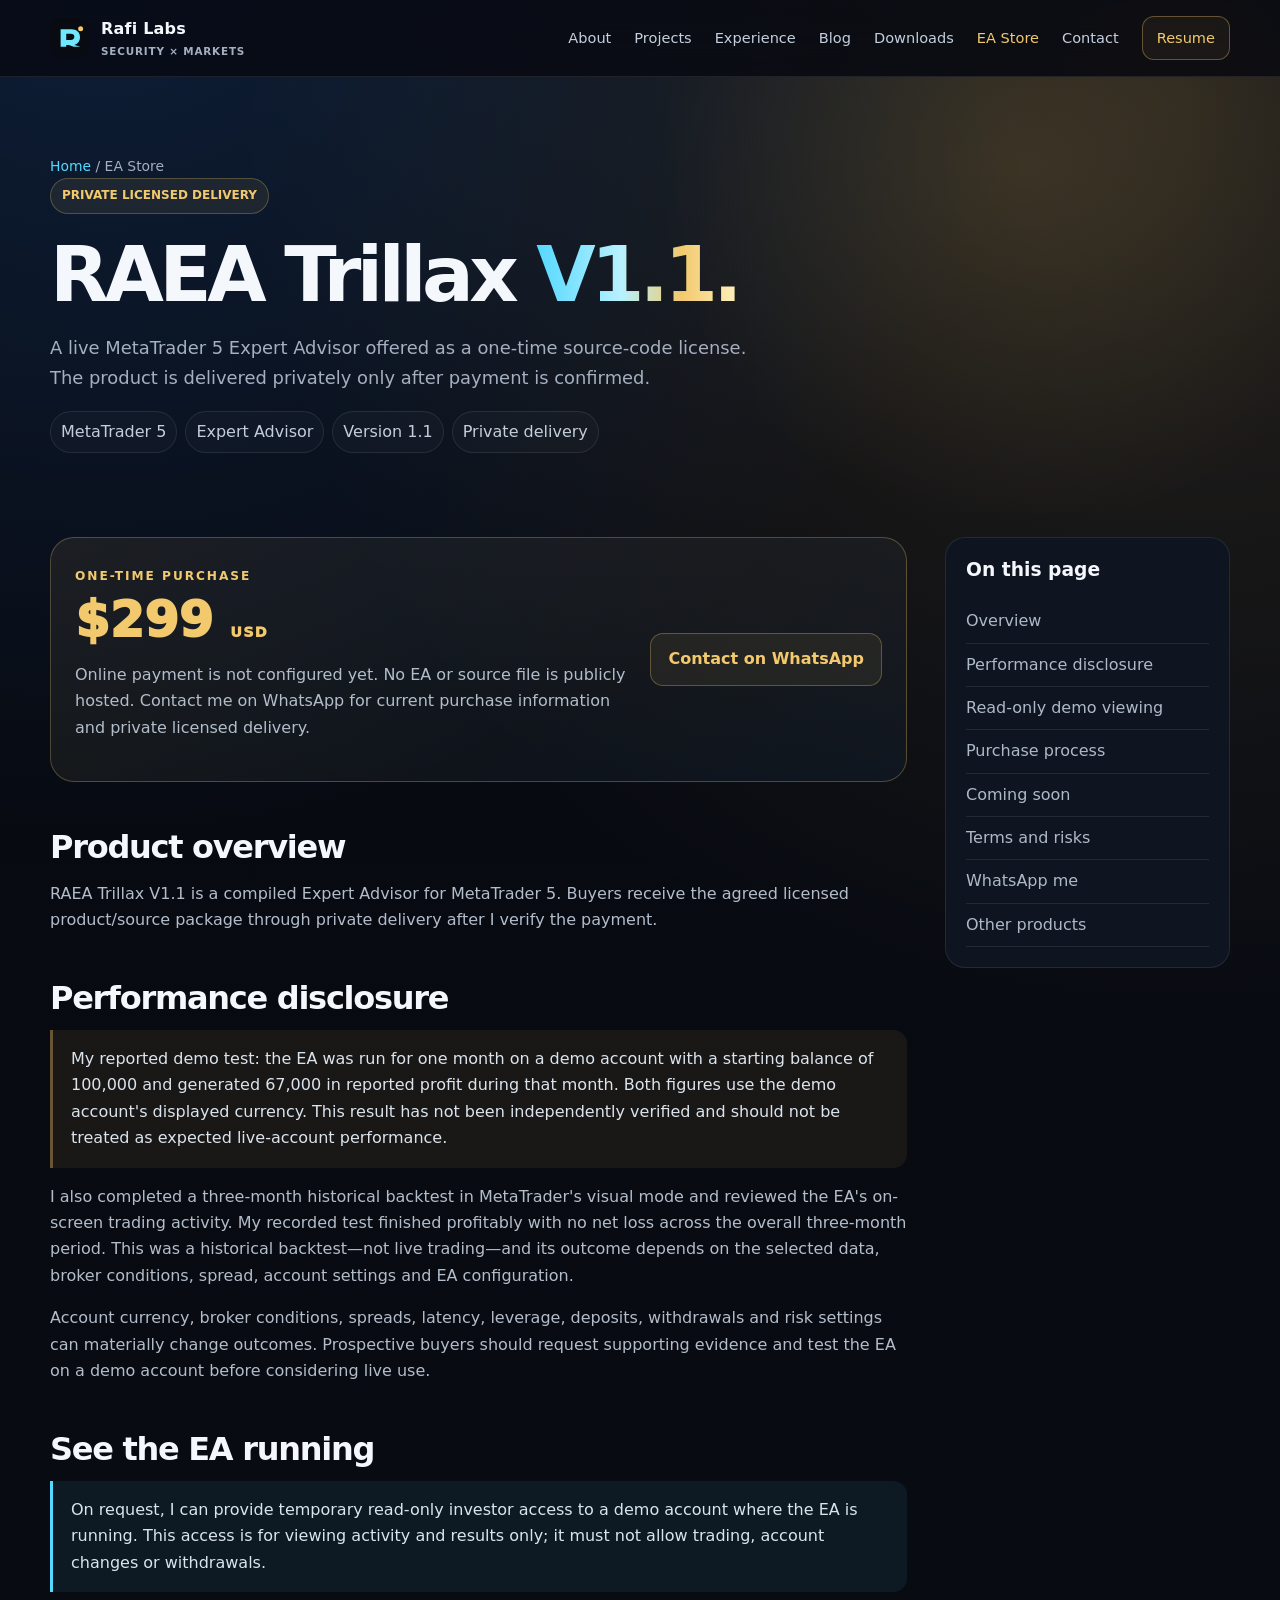
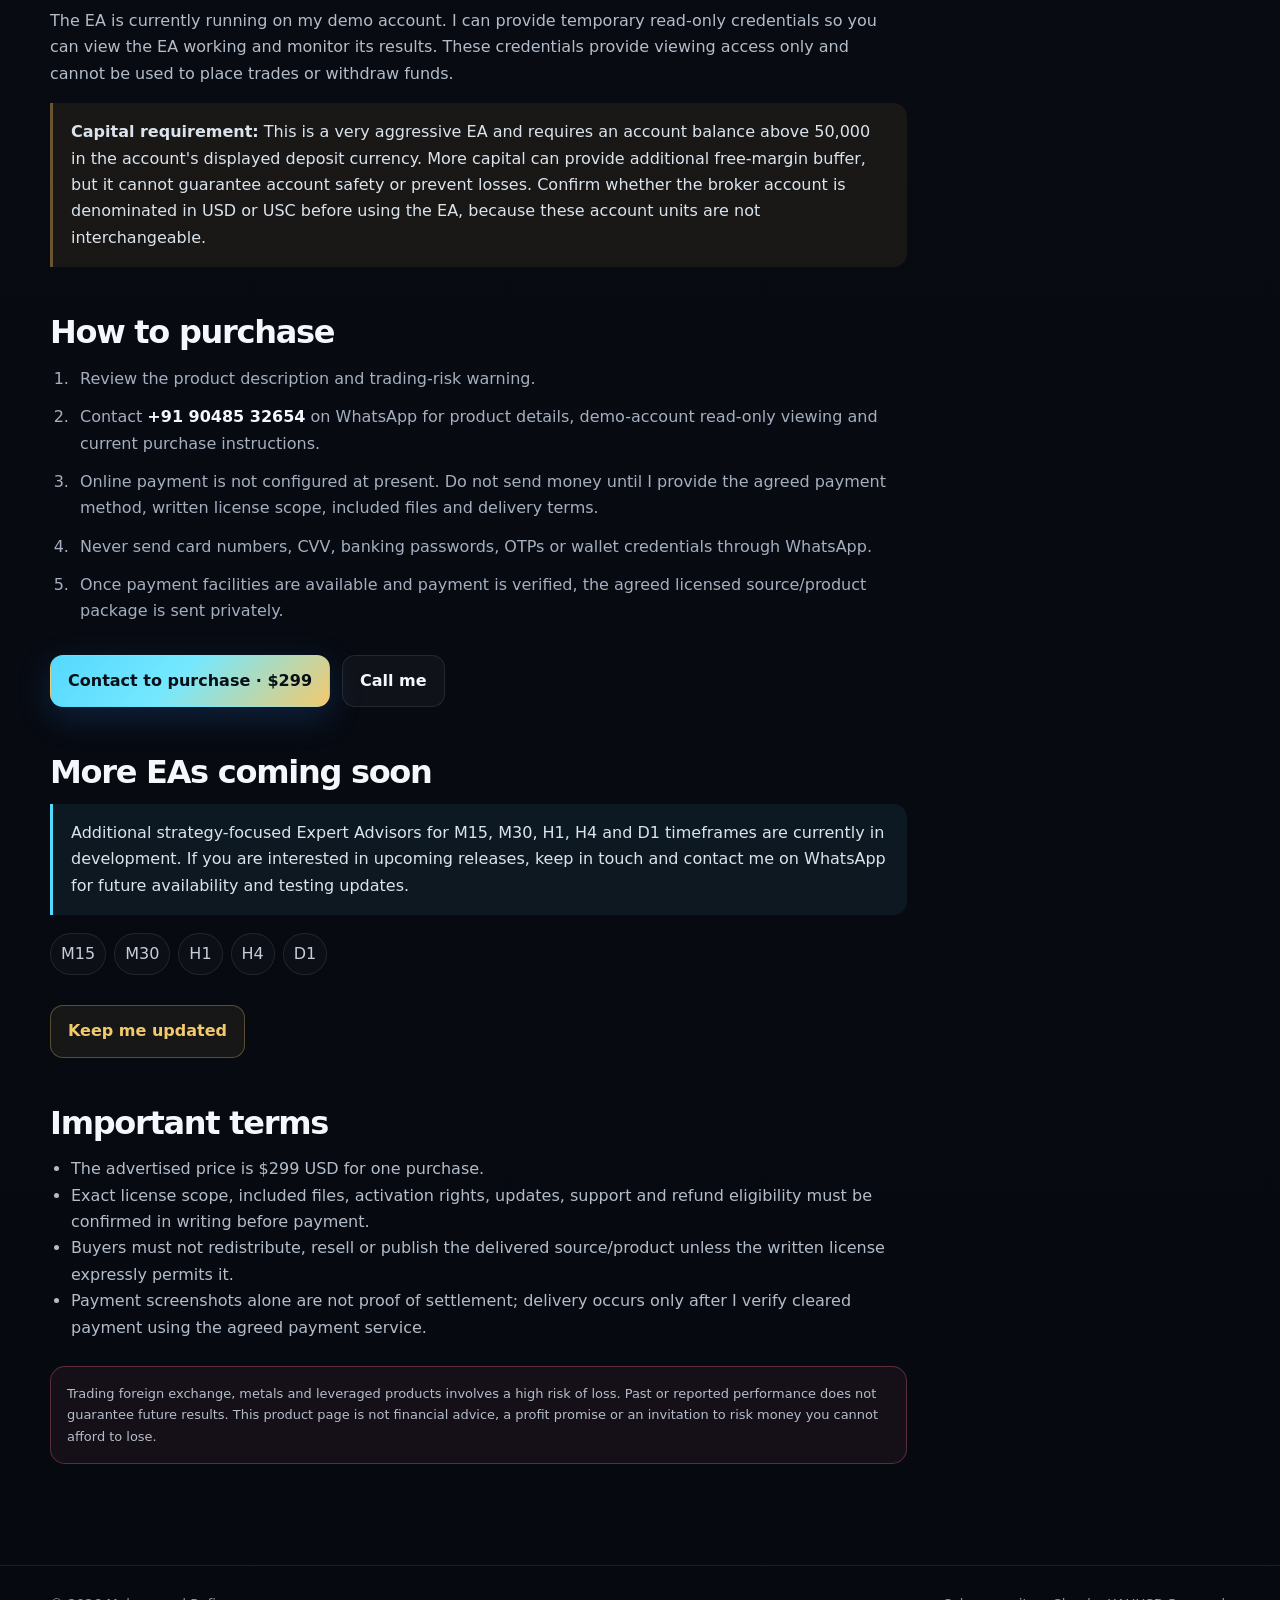
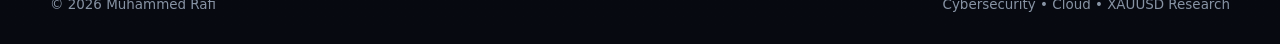
<file: raea-trillax-v1.1.html>
<!doctype html>
<html lang="en">
  <head>
    <meta charset="utf-8" />
    <meta name="viewport" content="width=device-width, initial-scale=1" />
    <meta
      name="description"
      content="RAEA Trillax V1.1 for MetaTrader 5. Contact me on WhatsApp for product information, demo-account viewing and private delivery."
    />
    <meta name="theme-color" content="#070910" />
    <title>RAEA Trillax V1.1 | Rafi Labs</title>
    <link rel="icon" href="assets/favicon.svg" />
    <link rel="stylesheet" href="styles.css" />
  </head>
  <body>
    <a class="skip" href="#main">Skip to content</a>
    <header class="header">
      <div class="container nav">
        <a class="brand" href="index.html"
          ><img src="assets/favicon.svg" alt="" /><span
            >Rafi Labs<small>Security × Markets</small></span
          ></a
        >
        <button class="menu" aria-label="Open menu" aria-expanded="false">
          ☰
        </button>
        <nav class="links">
          <a href="index.html#about">About</a
          ><a href="index.html#projects">Projects</a
          ><a href="index.html#experience">Experience</a
          ><a href="index.html#blog">Blog</a
          ><a href="downloads.html">Downloads</a
          ><a class="active" href="index.html#ea">EA Store</a
          ><a href="index.html#contact">Contact</a
          ><a
            class="nav-cta"
            href="assets/Muhammed-Rafi-CV.pdf"
            target="_blank"
            rel="noopener"
            >Resume</a
          >
        </nav>
      </div>
    </header>
    <main id="main">
      <section class="page-hero ea-product-hero">
        <div class="container">
          <div class="breadcrumb"><a href="index.html">Home</a> / EA Store</div>
          <span class="status">PRIVATE LICENSED DELIVERY</span>
          <h1>RAEA Trillax <span class="gradient">V1.1.</span></h1>
          <p class="hero-copy">
            A live MetaTrader 5 Expert Advisor offered as a one-time source-code
            license. The product is delivered privately only after payment is
            confirmed.
          </p>
          <div class="pill-row">
            <span class="pill">MetaTrader 5</span
            ><span class="pill">Expert Advisor</span
            ><span class="pill">Version 1.1</span
            ><span class="pill">Private delivery</span>
          </div>
        </div>
      </section>

      <section class="section" style="padding-top: 24px">
        <div class="container case-layout">
          <article class="article">
            <div class="ea-purchase-card">
              <div>
                <span class="kicker">One-time purchase</span>
                <div class="product-price">$299 <small>USD</small></div>
                <p>
                  Online payment is not configured yet. No EA or source file is
                  publicly hosted. Contact me on WhatsApp for current purchase
                  information and private licensed delivery.
                </p>
              </div>
              <a
                class="btn btn-gold"
                href="https://wa.me/919048532654?text=Hello%2C%20I%20want%20more%20information%20about%20RAEA%20Trillax%20V1.1%20and%20the%20%24299%20USD%20purchase.%20I%20would%20also%20like%20to%20view%20the%20running%20EA%20through%20demo-account%20read-only%20access."
                target="_blank"
                rel="noopener"
                >Contact on WhatsApp</a
              >
            </div>

            <h2 id="overview">Product overview</h2>
            <p>
              RAEA Trillax V1.1 is a compiled Expert Advisor for MetaTrader 5.
              Buyers receive the agreed licensed product/source package through
              private delivery after I verify the payment.
            </p>

            <h2 id="performance">Performance disclosure</h2>
            <div class="callout warning-callout">
              My reported demo test: the EA was run for one month on a demo
              account with a starting balance of 100,000 and generated 67,000 in
              reported profit during that month. Both figures use the demo
              account's displayed currency. This result has not been
              independently verified and should not be treated as expected
              live-account performance.
            </div>
            <p>
              I also completed a three-month historical backtest in MetaTrader's
              visual mode and reviewed the EA's on-screen trading activity. My
              recorded test finished profitably with no net loss across the
              overall three-month period. This was a historical backtest—not
              live trading—and its outcome depends on the selected data, broker
              conditions, spread, account settings and EA configuration.
            </p>
            <p>
              Account currency, broker conditions, spreads, latency, leverage,
              deposits, withdrawals and risk settings can materially change
              outcomes. Prospective buyers should request supporting evidence
              and test the EA on a demo account before considering live use.
            </p>

            <h2 id="demo">See the EA running</h2>
            <div class="callout">
              On request, I can provide temporary read-only investor access to a
              demo account where the EA is running. This access is for viewing
              activity and results only; it must not allow trading, account
              changes or withdrawals.
            </div>
            <p>
              The EA is currently running on my demo account. I can provide
              temporary read-only credentials so you can view the EA working and
              monitor its results. These credentials provide viewing access only
              and cannot be used to place trades or withdraw funds.
            </p>
            <div class="callout warning-callout">
              <strong>Capital requirement:</strong> This is a very aggressive EA
              and requires an account balance above 50,000 in the account's
              displayed deposit currency. More capital can provide additional
              free-margin buffer, but it cannot guarantee account safety or
              prevent losses. Confirm whether the broker account is denominated
              in USD or USC before using the EA, because these account units are
              not interchangeable.
            </div>

            <h2 id="purchase">How to purchase</h2>
            <ol class="purchase-steps">
              <li>Review the product description and trading-risk warning.</li>
              <li>
                Contact <strong>+91 90485 32654</strong> on WhatsApp for product
                details, demo-account read-only viewing and current purchase
                instructions.
              </li>
              <li>
                Online payment is not configured at present. Do not send money
                until I provide the agreed payment method, written license
                scope, included files and delivery terms.
              </li>
              <li>
                Never send card numbers, CVV, banking passwords, OTPs or wallet
                credentials through WhatsApp.
              </li>
              <li>
                Once payment facilities are available and payment is verified,
                the agreed licensed source/product package is sent privately.
              </li>
            </ol>

            <div class="actions">
              <a
                class="btn btn-primary"
                href="https://wa.me/919048532654?text=Hello%2C%20I%20want%20more%20information%20about%20RAEA%20Trillax%20V1.1%20and%20the%20%24299%20USD%20purchase.%20I%20would%20also%20like%20to%20view%20the%20running%20EA%20through%20demo-account%20read-only%20access."
                target="_blank"
                rel="noopener"
                >Contact to purchase · $299</a
              ><a class="btn" href="tel:+919048532654">Call me</a>
            </div>

            <h2 id="coming-soon">More EAs coming soon</h2>
            <div class="callout">
              Additional strategy-focused Expert Advisors for M15, M30, H1, H4
              and D1 timeframes are currently in development. If you are
              interested in upcoming releases, keep in touch and contact me on
              WhatsApp for future availability and testing updates.
            </div>
            <div class="pill-row">
              <span class="pill">M15</span><span class="pill">M30</span
              ><span class="pill">H1</span><span class="pill">H4</span
              ><span class="pill">D1</span>
            </div>
            <div class="actions">
              <a
                class="btn btn-gold"
                href="https://wa.me/919048532654?text=Hello%2C%20I%20am%20interested%20in%20your%20upcoming%20M15%2C%20M30%2C%20H1%2C%20H4%20and%20D1%20strategy-based%20EAs.%20Please%20keep%20me%20updated."
                target="_blank"
                rel="noopener"
                >Keep me updated</a
              >
            </div>

            <h2 id="terms">Important terms</h2>
            <ul>
              <li>The advertised price is $299 USD for one purchase.</li>
              <li>
                Exact license scope, included files, activation rights, updates,
                support and refund eligibility must be confirmed in writing
                before payment.
              </li>
              <li>
                Buyers must not redistribute, resell or publish the delivered
                source/product unless the written license expressly permits it.
              </li>
              <li>
                Payment screenshots alone are not proof of settlement; delivery
                occurs only after I verify cleared payment using the agreed
                payment service.
              </li>
            </ul>

            <p class="disclaimer ea-risk">
              Trading foreign exchange, metals and leveraged products involves a
              high risk of loss. Past or reported performance does not guarantee
              future results. This product page is not financial advice, a
              profit promise or an invitation to risk money you cannot afford to
              lose.
            </p>
          </article>
          <aside class="toc">
            <h3>On this page</h3>
            <a href="#overview">Overview</a
            ><a href="#performance">Performance disclosure</a
            ><a href="#demo">Read-only demo viewing</a
            ><a href="#purchase">Purchase process</a
            ><a href="#coming-soon">Coming soon</a
            ><a href="#terms">Terms and risks</a
            ><a
              href="https://wa.me/919048532654?text=Hello%2C%20I%20want%20more%20information%20about%20RAEA%20Trillax%20V1.1%20and%20demo-account%20read-only%20access."
              target="_blank"
              rel="noopener"
              >WhatsApp me</a
            ><a href="downloads.html">Other products</a>
          </aside>
        </div>
      </section>
    </main>
    <footer class="footer">
      <div class="container footer-row">
        <div>© <span id="year"></span> Muhammed Rafi</div>
        <div>Cybersecurity • Cloud • XAUUSD Research</div>
      </div>
    </footer>
    <script src="script.js"></script>
  </body>
</html>
</file>
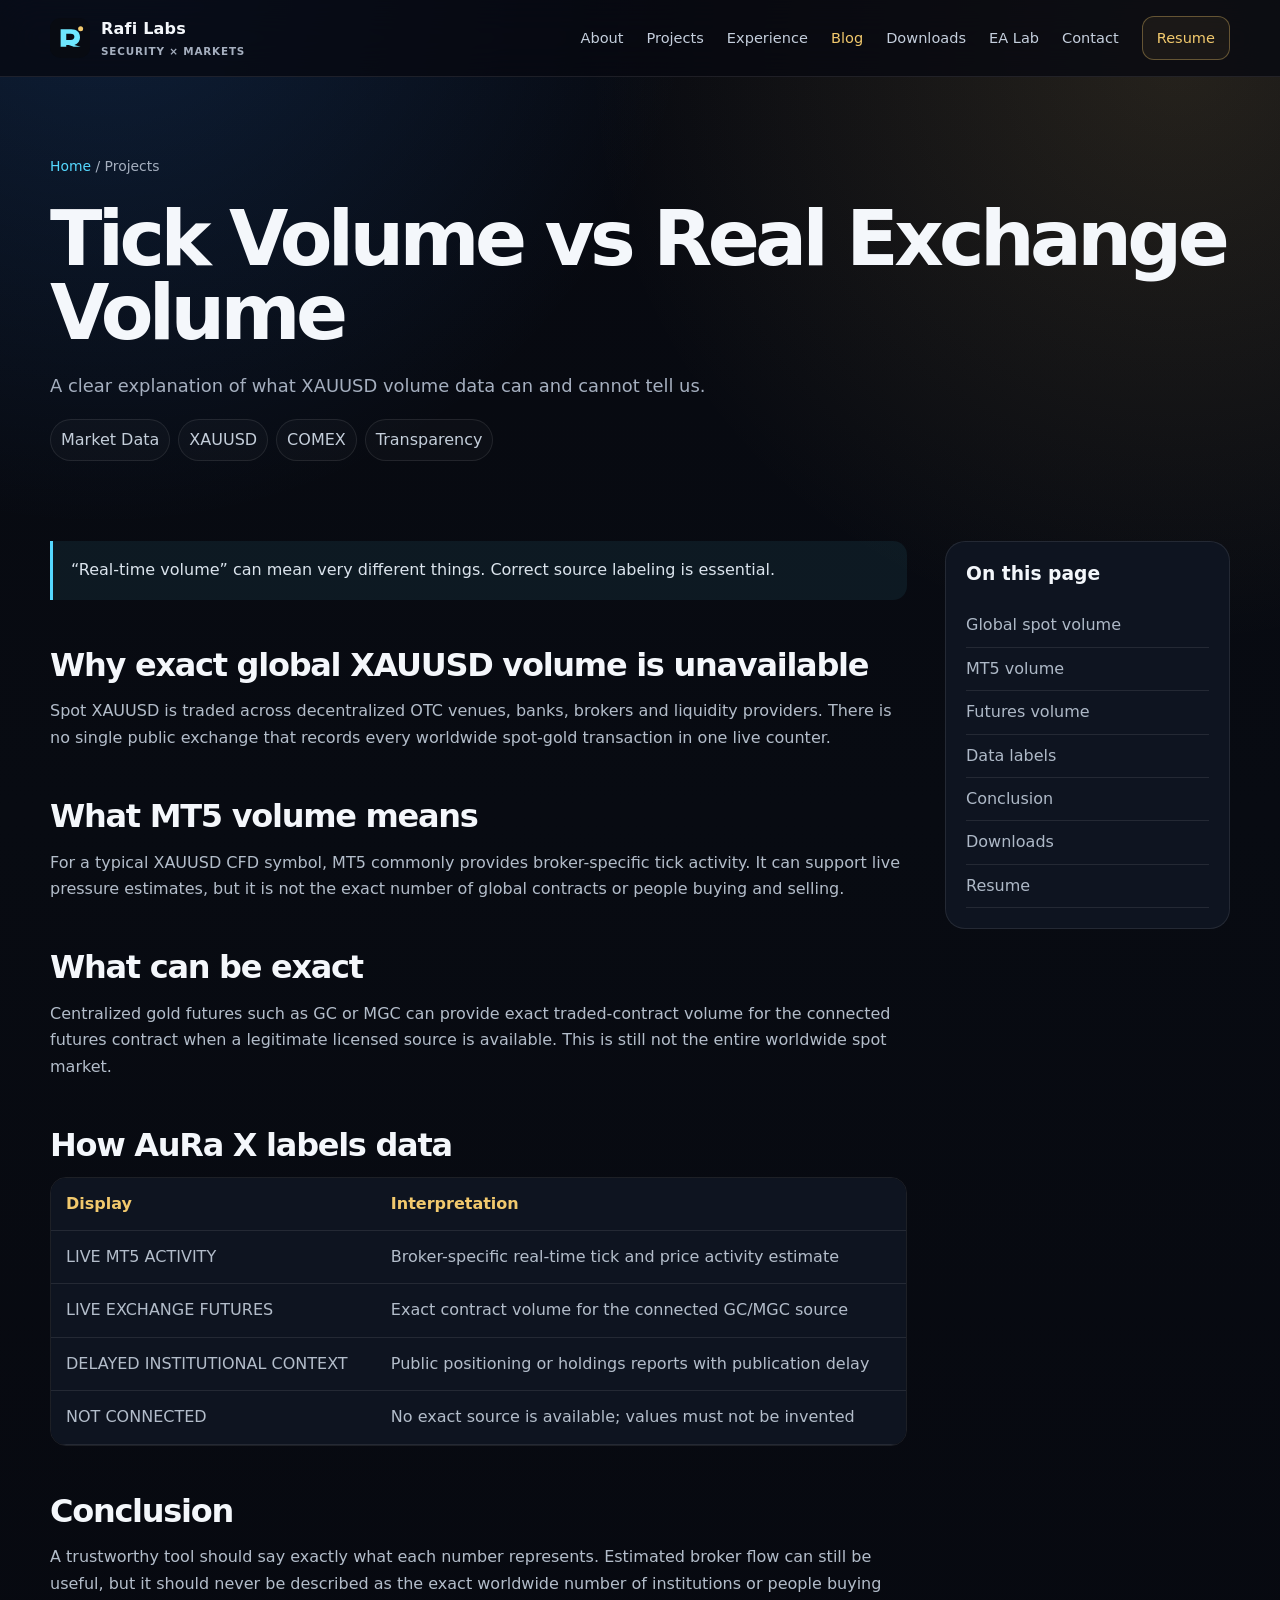
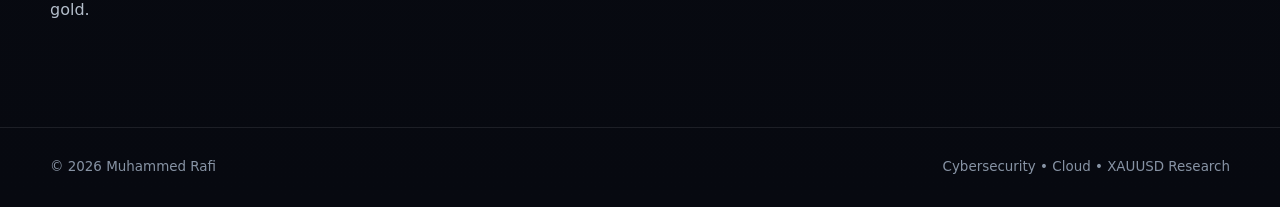
<file: blog/volume-data.html>
<!doctype html><html lang="en"><head><meta charset="utf-8"><meta name="viewport" content="width=device-width,initial-scale=1"><meta name="description" content="A clear explanation of what XAUUSD volume data can and cannot tell us."><meta name="theme-color" content="#070910"><title>Tick Volume vs Real Exchange Volume | Muhammed Rafi</title><link rel="icon" href="../assets/favicon.svg"><link rel="stylesheet" href="../styles.css"></head><body><a class="skip" href="#main">Skip to content</a><header class="header"><div class="container nav"><a class="brand" href="../index.html"><img src="../assets/favicon.svg" alt=""><span>Rafi Labs<small>Security × Markets</small></span></a><button class="menu" aria-label="Open menu" aria-expanded="false">☰</button><nav class="links"><a class="" href="../index.html#about">About</a><a class="" href="../index.html#projects">Projects</a><a class="" href="../index.html#experience">Experience</a><a class="active" href="../index.html#blog">Blog</a><a class="" href="../downloads.html">Downloads</a><a class="" href="../index.html#ea">EA Lab</a><a class="" href="../index.html#contact">Contact</a><a class="nav-cta" href="../assets/Muhammed-Rafi-CV.pdf" target="_blank" rel="noopener">Resume</a></nav></div></header><main id="main"><section class="page-hero"><div class="container"><div class="breadcrumb"><a href="../index.html">Home</a> / Projects</div><h1>Tick Volume vs Real Exchange Volume</h1><p class="hero-copy">A clear explanation of what XAUUSD volume data can and cannot tell us.</p><div class="pill-row"><span class="pill">Market Data</span><span class="pill">XAUUSD</span><span class="pill">COMEX</span><span class="pill">Transparency</span></div></div></section><section class="section" style="padding-top:20px"><div class="container case-layout"><article class="article"><div class="callout">“Real-time volume” can mean very different things. Correct source labeling is essential.</div><h2 id="spot">Why exact global XAUUSD volume is unavailable</h2><p>Spot XAUUSD is traded across decentralized OTC venues, banks, brokers and liquidity providers. There is no single public exchange that records every worldwide spot-gold transaction in one live counter.</p><h2 id="mt5">What MT5 volume means</h2><p>For a typical XAUUSD CFD symbol, MT5 commonly provides broker-specific tick activity. It can support live pressure estimates, but it is not the exact number of global contracts or people buying and selling.</p><h2 id="futures">What can be exact</h2><p>Centralized gold futures such as GC or MGC can provide exact traded-contract volume for the connected futures contract when a legitimate licensed source is available. This is still not the entire worldwide spot market.</p><h2 id="labels">How AuRa X labels data</h2><div class="table-wrap"><table><thead><tr><th>Display</th><th>Interpretation</th></tr></thead><tbody><tr><td>LIVE MT5 ACTIVITY</td><td>Broker-specific real-time tick and price activity estimate</td></tr><tr><td>LIVE EXCHANGE FUTURES</td><td>Exact contract volume for the connected GC/MGC source</td></tr><tr><td>DELAYED INSTITUTIONAL CONTEXT</td><td>Public positioning or holdings reports with publication delay</td></tr><tr><td>NOT CONNECTED</td><td>No exact source is available; values must not be invented</td></tr></tbody></table></div><h2 id="conclusion">Conclusion</h2><p>A trustworthy tool should say exactly what each number represents. Estimated broker flow can still be useful, but it should never be described as the exact worldwide number of institutions or people buying gold.</p></article><aside class="toc"><h3>On this page</h3><a href="#spot">Global spot volume</a><a href="#mt5">MT5 volume</a><a href="#futures">Futures volume</a><a href="#labels">Data labels</a><a href="#conclusion">Conclusion</a><a href="../downloads.html">Downloads</a><a href="../assets/Muhammed-Rafi-CV.pdf" target="_blank">Resume</a></aside></div></section></main><footer class="footer"><div class="container footer-row"><div>© <span id="year"></span> Muhammed Rafi</div><div>Cybersecurity • Cloud • XAUUSD Research</div></div></footer><script src="../script.js"></script></body></html>
</file>
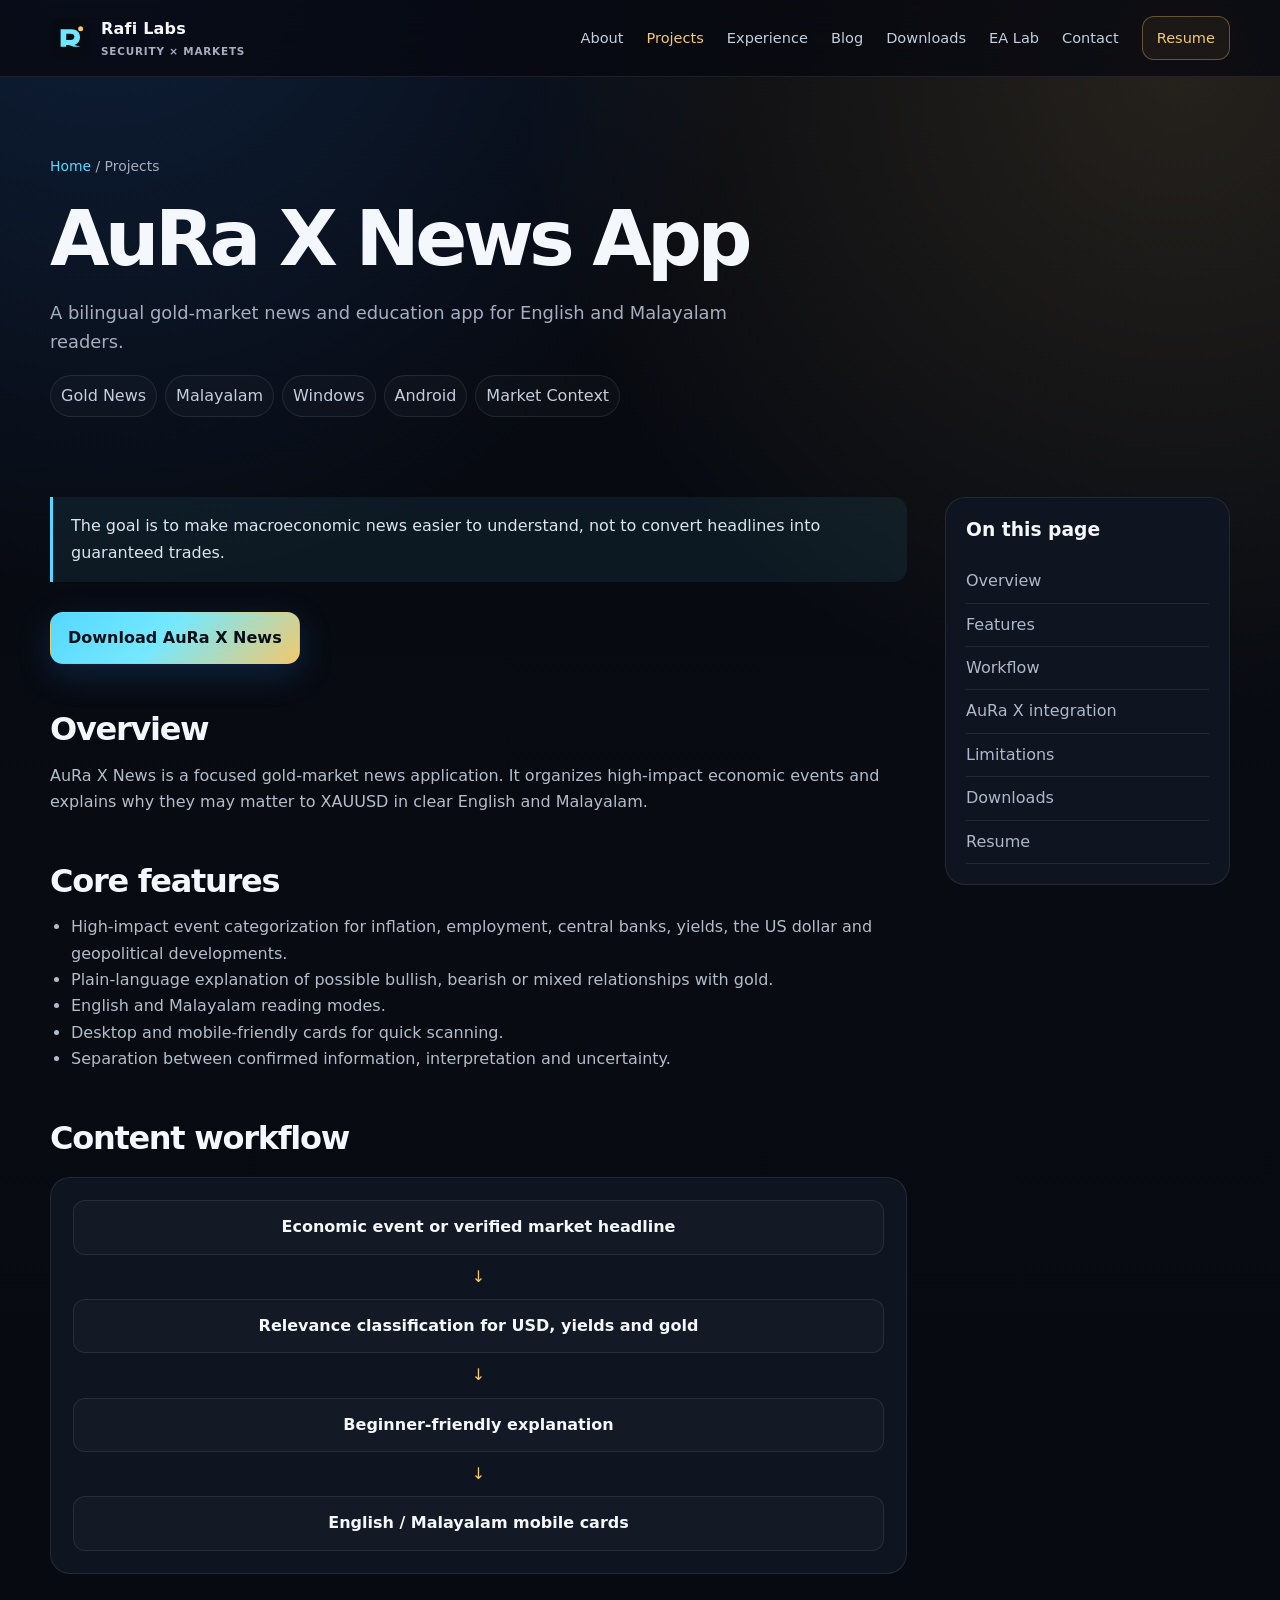
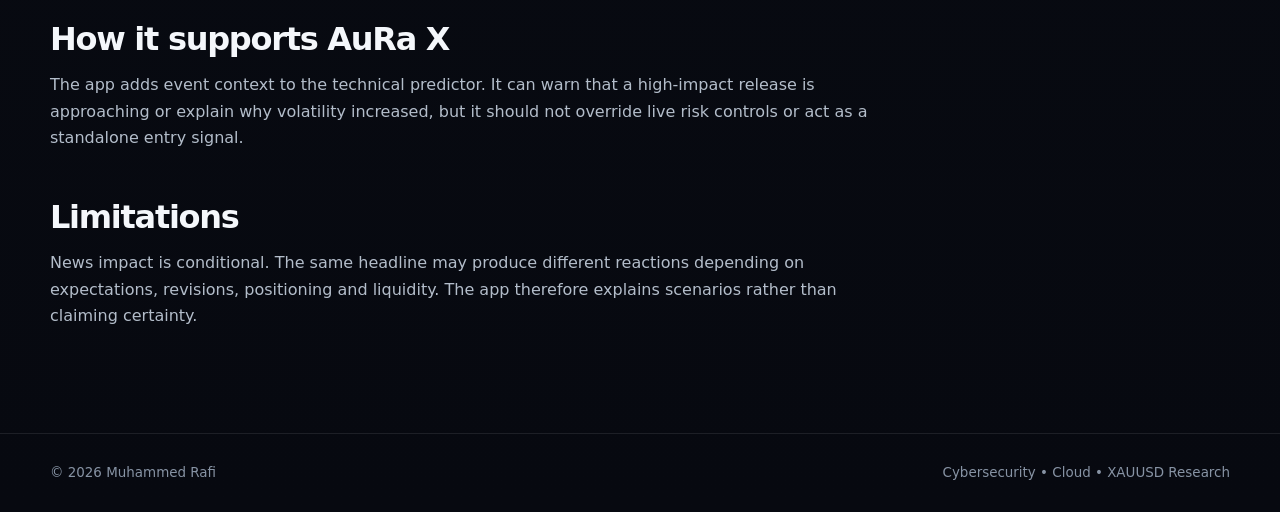
<file: projects/aurax-news.html>
<!doctype html><html lang="en"><head><meta charset="utf-8"><meta name="viewport" content="width=device-width,initial-scale=1"><meta name="description" content="A bilingual gold-market news and education app for English and Malayalam readers."><meta name="theme-color" content="#070910"><title>AuRa X News App | Muhammed Rafi</title><link rel="icon" href="../assets/favicon.svg"><link rel="stylesheet" href="../styles.css"></head><body><a class="skip" href="#main">Skip to content</a><header class="header"><div class="container nav"><a class="brand" href="../index.html"><img src="../assets/favicon.svg" alt=""><span>Rafi Labs<small>Security × Markets</small></span></a><button class="menu" aria-label="Open menu" aria-expanded="false">☰</button><nav class="links"><a class="" href="../index.html#about">About</a><a class="active" href="../index.html#projects">Projects</a><a class="" href="../index.html#experience">Experience</a><a class="" href="../index.html#blog">Blog</a><a class="" href="../downloads.html">Downloads</a><a class="" href="../index.html#ea">EA Lab</a><a class="" href="../index.html#contact">Contact</a><a class="nav-cta" href="../assets/Muhammed-Rafi-CV.pdf" target="_blank" rel="noopener">Resume</a></nav></div></header><main id="main"><section class="page-hero"><div class="container"><div class="breadcrumb"><a href="../index.html">Home</a> / Projects</div><h1>AuRa X News App</h1><p class="hero-copy">A bilingual gold-market news and education app for English and Malayalam readers.</p><div class="pill-row"><span class="pill">Gold News</span><span class="pill">Malayalam</span><span class="pill">Windows</span><span class="pill">Android</span><span class="pill">Market Context</span></div></div></section><section class="section" style="padding-top:20px"><div class="container case-layout"><article class="article"><div class="callout">The goal is to make macroeconomic news easier to understand, not to convert headlines into guaranteed trades.</div><div class="actions"><a class="btn btn-primary" href="../downloads.html">Download AuRa X News</a></div><h2 id="overview">Overview</h2><p>AuRa X News is a focused gold-market news application. It organizes high-impact economic events and explains why they may matter to XAUUSD in clear English and Malayalam.</p><h2 id="features">Core features</h2><ul><li>High-impact event categorization for inflation, employment, central banks, yields, the US dollar and geopolitical developments.</li><li>Plain-language explanation of possible bullish, bearish or mixed relationships with gold.</li><li>English and Malayalam reading modes.</li><li>Desktop and mobile-friendly cards for quick scanning.</li><li>Separation between confirmed information, interpretation and uncertainty.</li></ul><h2 id="workflow">Content workflow</h2><div class="architecture"><div class="arch-node">Economic event or verified market headline</div><div class="arch-arrow">↓</div><div class="arch-node">Relevance classification for USD, yields and gold</div><div class="arch-arrow">↓</div><div class="arch-node">Beginner-friendly explanation</div><div class="arch-arrow">↓</div><div class="arch-node">English / Malayalam mobile cards</div></div><h2 id="integration">How it supports AuRa X</h2><p>The app adds event context to the technical predictor. It can warn that a high-impact release is approaching or explain why volatility increased, but it should not override live risk controls or act as a standalone entry signal.</p><h2 id="limitations">Limitations</h2><p>News impact is conditional. The same headline may produce different reactions depending on expectations, revisions, positioning and liquidity. The app therefore explains scenarios rather than claiming certainty.</p></article><aside class="toc"><h3>On this page</h3><a href="#overview">Overview</a><a href="#features">Features</a><a href="#workflow">Workflow</a><a href="#integration">AuRa X integration</a><a href="#limitations">Limitations</a><a href="../downloads.html">Downloads</a><a href="../assets/Muhammed-Rafi-CV.pdf" target="_blank">Resume</a></aside></div></section></main><footer class="footer"><div class="container footer-row"><div>© <span id="year"></span> Muhammed Rafi</div><div>Cybersecurity • Cloud • XAUUSD Research</div></div></footer><script src="../script.js"></script></body></html>
</file>
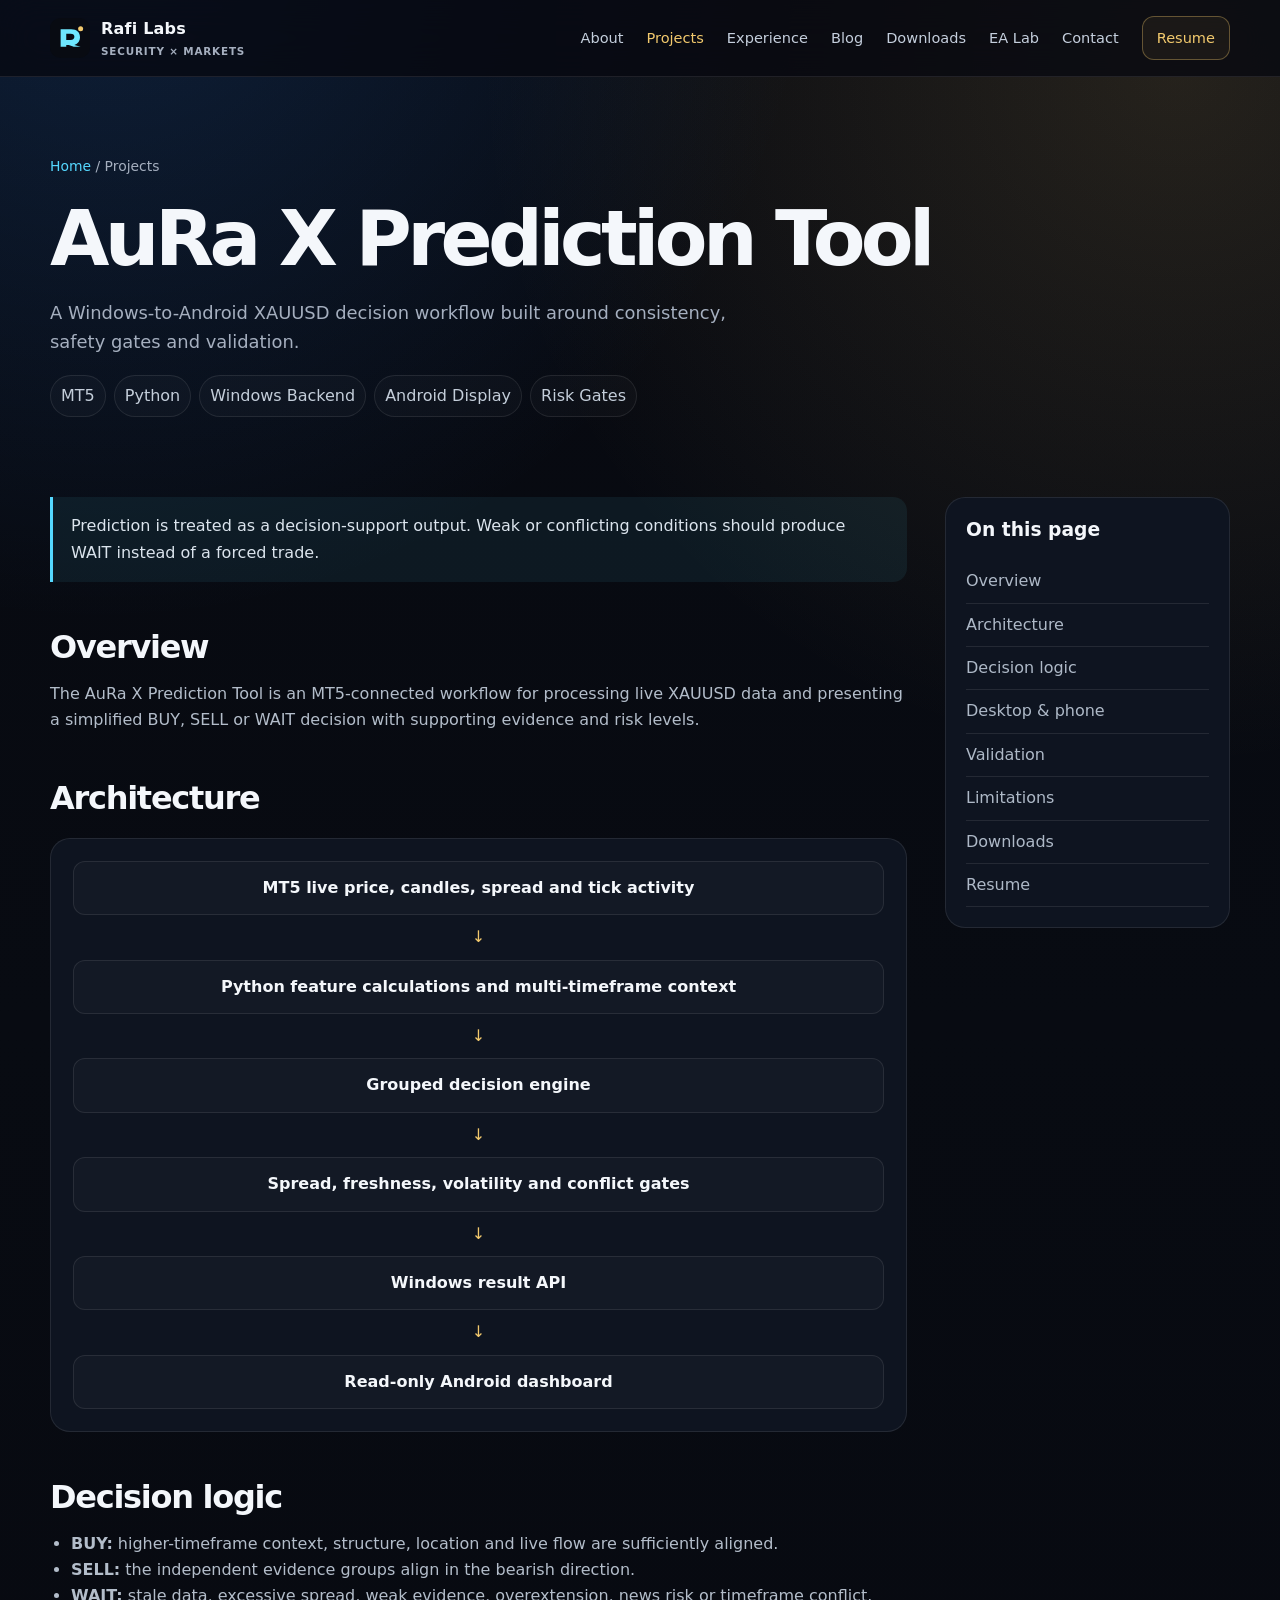
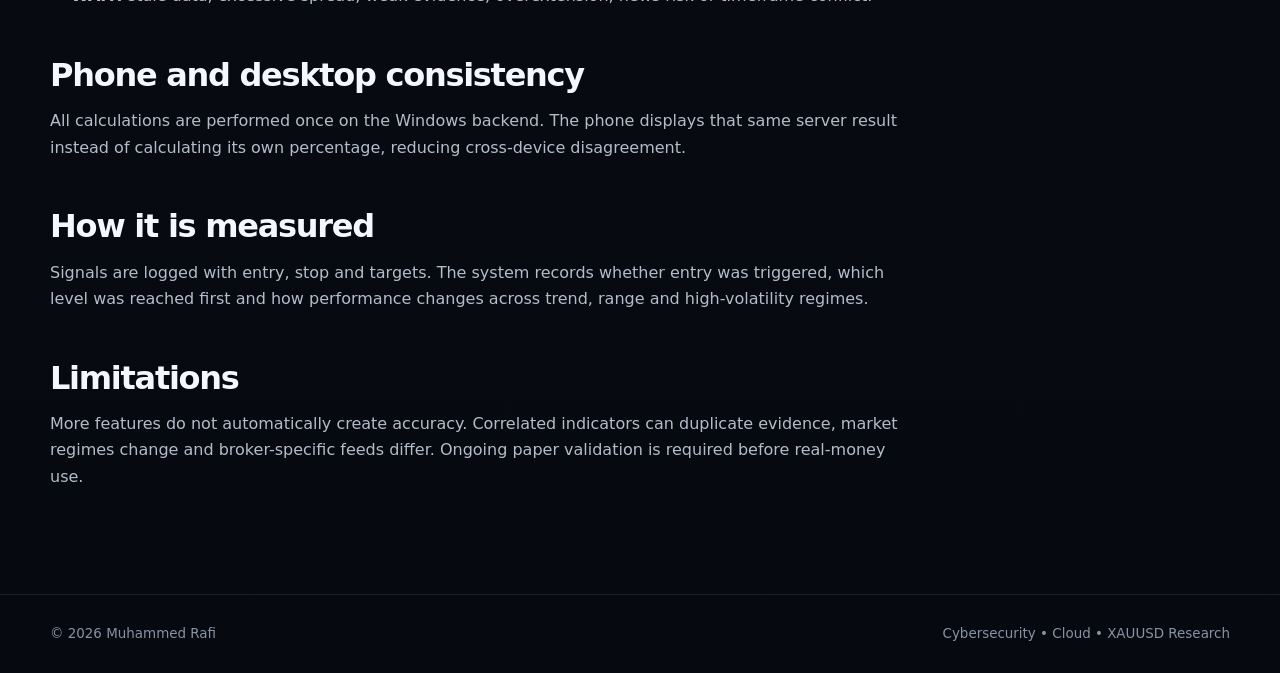
<file: projects/aurax-predictor.html>
<!doctype html><html lang="en"><head><meta charset="utf-8"><meta name="viewport" content="width=device-width,initial-scale=1"><meta name="description" content="A Windows-to-Android XAUUSD decision workflow built around consistency, safety gates and validation."><meta name="theme-color" content="#070910"><title>AuRa X Prediction Tool | Muhammed Rafi</title><link rel="icon" href="../assets/favicon.svg"><link rel="stylesheet" href="../styles.css"></head><body><a class="skip" href="#main">Skip to content</a><header class="header"><div class="container nav"><a class="brand" href="../index.html"><img src="../assets/favicon.svg" alt=""><span>Rafi Labs<small>Security × Markets</small></span></a><button class="menu" aria-label="Open menu" aria-expanded="false">☰</button><nav class="links"><a class="" href="../index.html#about">About</a><a class="active" href="../index.html#projects">Projects</a><a class="" href="../index.html#experience">Experience</a><a class="" href="../index.html#blog">Blog</a><a class="" href="../downloads.html">Downloads</a><a class="" href="../index.html#ea">EA Lab</a><a class="" href="../index.html#contact">Contact</a><a class="nav-cta" href="../assets/Muhammed-Rafi-CV.pdf" target="_blank" rel="noopener">Resume</a></nav></div></header><main id="main"><section class="page-hero"><div class="container"><div class="breadcrumb"><a href="../index.html">Home</a> / Projects</div><h1>AuRa X Prediction Tool</h1><p class="hero-copy">A Windows-to-Android XAUUSD decision workflow built around consistency, safety gates and validation.</p><div class="pill-row"><span class="pill">MT5</span><span class="pill">Python</span><span class="pill">Windows Backend</span><span class="pill">Android Display</span><span class="pill">Risk Gates</span></div></div></section><section class="section" style="padding-top:20px"><div class="container case-layout"><article class="article"><div class="callout">Prediction is treated as a decision-support output. Weak or conflicting conditions should produce WAIT instead of a forced trade.</div><h2 id="overview">Overview</h2><p>The AuRa X Prediction Tool is an MT5-connected workflow for processing live XAUUSD data and presenting a simplified BUY, SELL or WAIT decision with supporting evidence and risk levels.</p><h2 id="architecture">Architecture</h2><div class="architecture"><div class="arch-node">MT5 live price, candles, spread and tick activity</div><div class="arch-arrow">↓</div><div class="arch-node">Python feature calculations and multi-timeframe context</div><div class="arch-arrow">↓</div><div class="arch-node">Grouped decision engine</div><div class="arch-arrow">↓</div><div class="arch-node">Spread, freshness, volatility and conflict gates</div><div class="arch-arrow">↓</div><div class="arch-node">Windows result API</div><div class="arch-arrow">↓</div><div class="arch-node">Read-only Android dashboard</div></div><h2 id="logic">Decision logic</h2><ul><li><strong>BUY:</strong> higher-timeframe context, structure, location and live flow are sufficiently aligned.</li><li><strong>SELL:</strong> the independent evidence groups align in the bearish direction.</li><li><strong>WAIT:</strong> stale data, excessive spread, weak evidence, overextension, news risk or timeframe conflict.</li></ul><h2 id="consistency">Phone and desktop consistency</h2><p>All calculations are performed once on the Windows backend. The phone displays that same server result instead of calculating its own percentage, reducing cross-device disagreement.</p><h2 id="validation">How it is measured</h2><p>Signals are logged with entry, stop and targets. The system records whether entry was triggered, which level was reached first and how performance changes across trend, range and high-volatility regimes.</p><h2 id="limitations">Limitations</h2><p>More features do not automatically create accuracy. Correlated indicators can duplicate evidence, market regimes change and broker-specific feeds differ. Ongoing paper validation is required before real-money use.</p></article><aside class="toc"><h3>On this page</h3><a href="#overview">Overview</a><a href="#architecture">Architecture</a><a href="#logic">Decision logic</a><a href="#consistency">Desktop &amp; phone</a><a href="#validation">Validation</a><a href="#limitations">Limitations</a><a href="../downloads.html">Downloads</a><a href="../assets/Muhammed-Rafi-CV.pdf" target="_blank">Resume</a></aside></div></section></main><footer class="footer"><div class="container footer-row"><div>© <span id="year"></span> Muhammed Rafi</div><div>Cybersecurity • Cloud • XAUUSD Research</div></div></footer><script src="../script.js"></script></body></html>
</file>
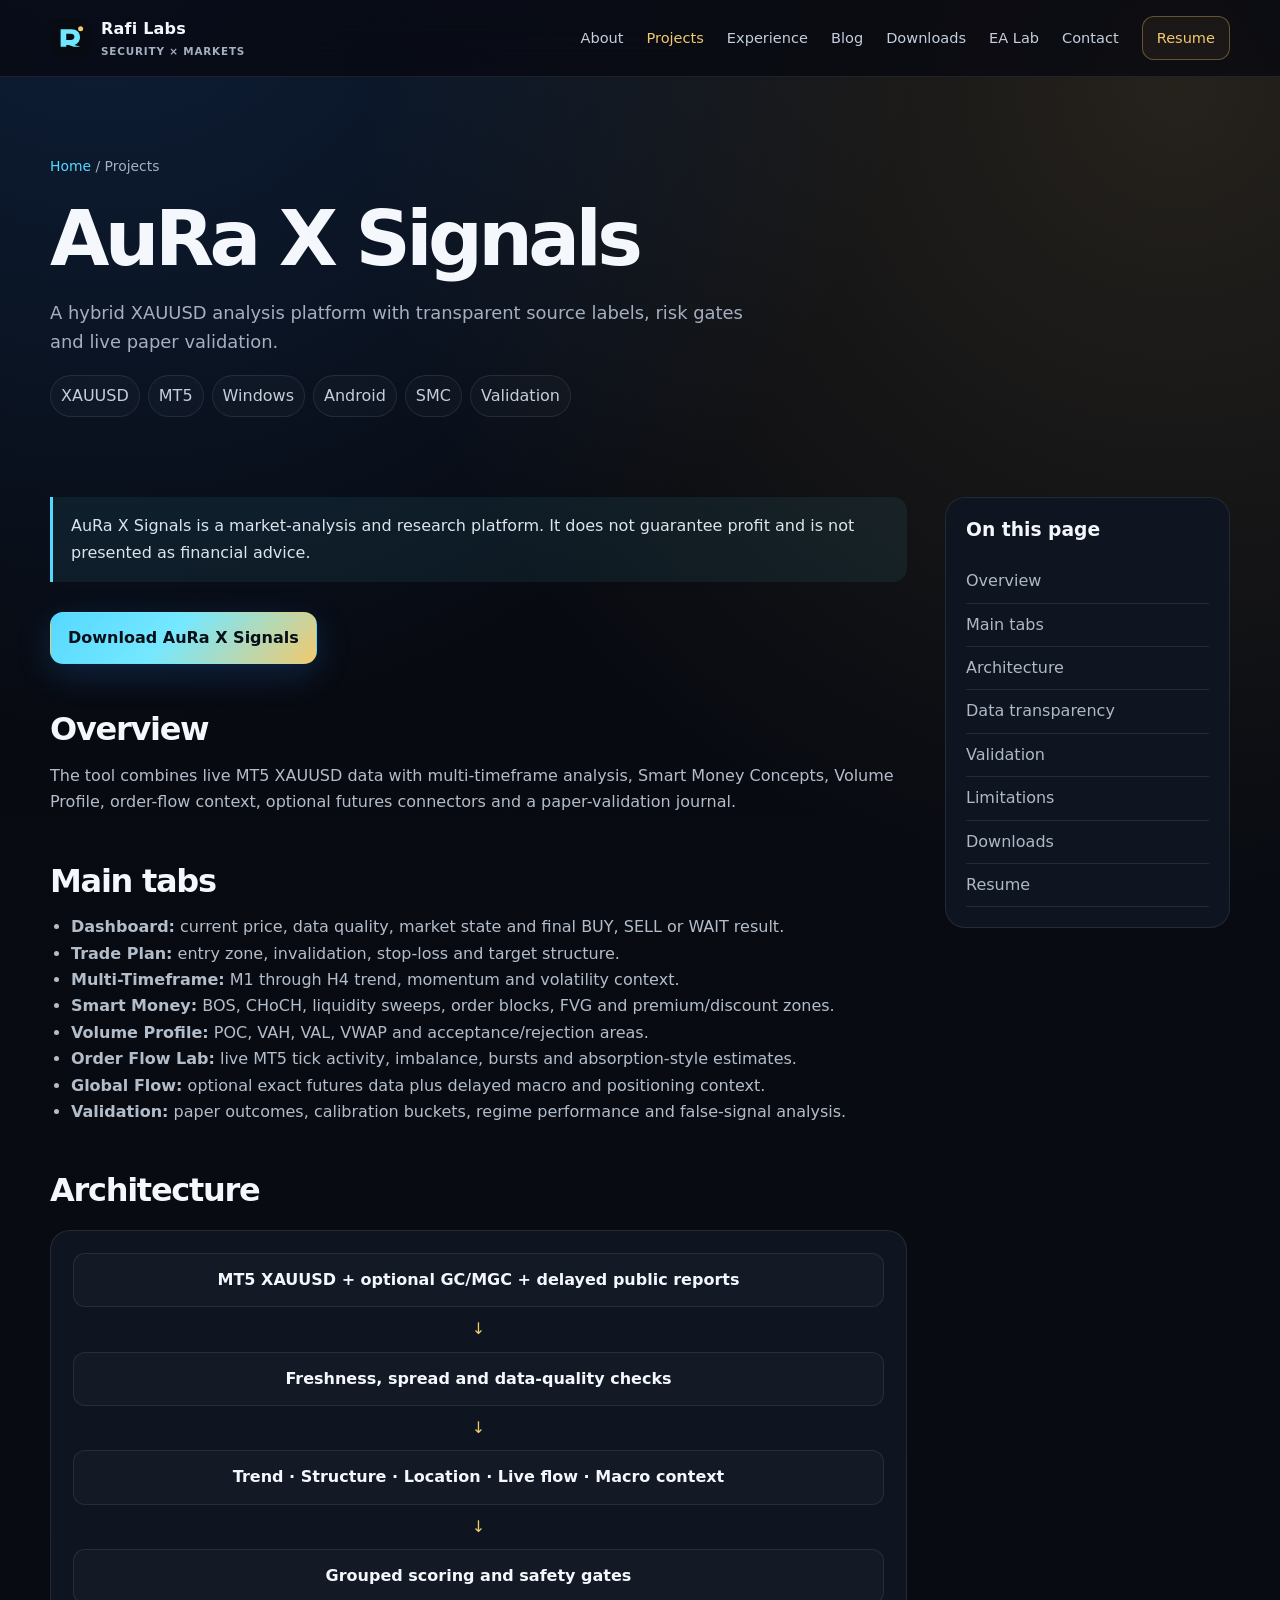
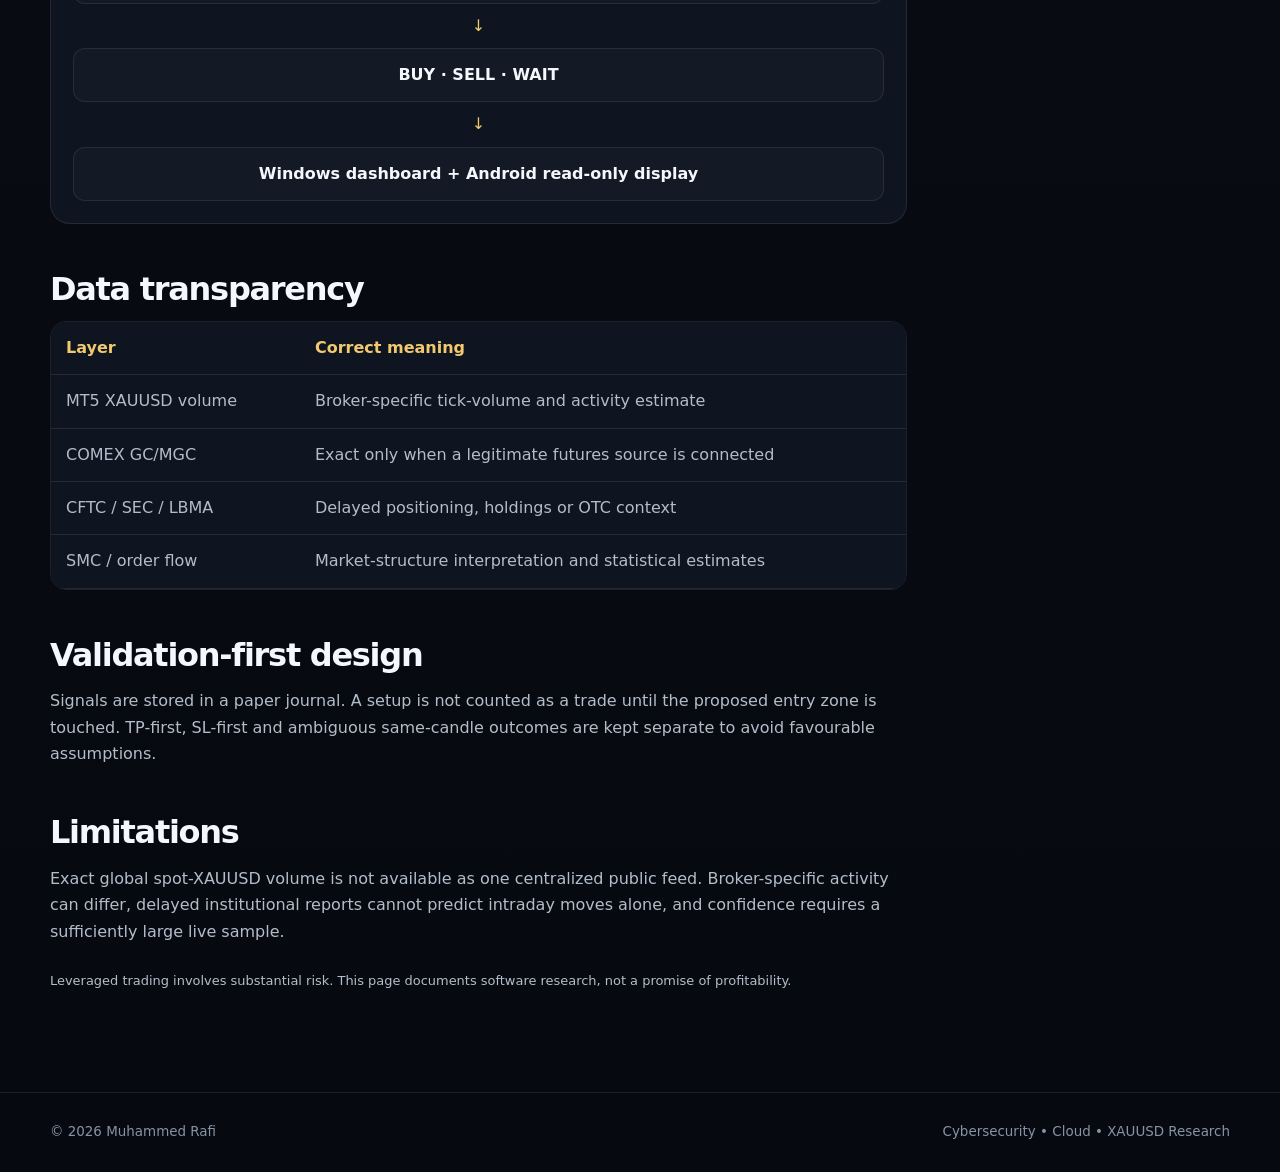
<file: projects/aurax-signals.html>
<!doctype html><html lang="en"><head><meta charset="utf-8"><meta name="viewport" content="width=device-width,initial-scale=1"><meta name="description" content="A hybrid XAUUSD analysis platform with transparent source labels, risk gates and live paper validation."><meta name="theme-color" content="#070910"><title>AuRa X Signals | Muhammed Rafi</title><link rel="icon" href="../assets/favicon.svg"><link rel="stylesheet" href="../styles.css"></head><body><a class="skip" href="#main">Skip to content</a><header class="header"><div class="container nav"><a class="brand" href="../index.html"><img src="../assets/favicon.svg" alt=""><span>Rafi Labs<small>Security × Markets</small></span></a><button class="menu" aria-label="Open menu" aria-expanded="false">☰</button><nav class="links"><a class="" href="../index.html#about">About</a><a class="active" href="../index.html#projects">Projects</a><a class="" href="../index.html#experience">Experience</a><a class="" href="../index.html#blog">Blog</a><a class="" href="../downloads.html">Downloads</a><a class="" href="../index.html#ea">EA Lab</a><a class="" href="../index.html#contact">Contact</a><a class="nav-cta" href="../assets/Muhammed-Rafi-CV.pdf" target="_blank" rel="noopener">Resume</a></nav></div></header><main id="main"><section class="page-hero"><div class="container"><div class="breadcrumb"><a href="../index.html">Home</a> / Projects</div><h1>AuRa X Signals</h1><p class="hero-copy">A hybrid XAUUSD analysis platform with transparent source labels, risk gates and live paper validation.</p><div class="pill-row"><span class="pill">XAUUSD</span><span class="pill">MT5</span><span class="pill">Windows</span><span class="pill">Android</span><span class="pill">SMC</span><span class="pill">Validation</span></div></div></section><section class="section" style="padding-top:20px"><div class="container case-layout"><article class="article"><div class="callout">AuRa X Signals is a market-analysis and research platform. It does not guarantee profit and is not presented as financial advice.</div><div class="actions"><a class="btn btn-primary" href="../downloads.html">Download AuRa X Signals</a></div><h2 id="overview">Overview</h2><p>The tool combines live MT5 XAUUSD data with multi-timeframe analysis, Smart Money Concepts, Volume Profile, order-flow context, optional futures connectors and a paper-validation journal.</p><h2 id="tabs">Main tabs</h2><ul><li><strong>Dashboard:</strong> current price, data quality, market state and final BUY, SELL or WAIT result.</li><li><strong>Trade Plan:</strong> entry zone, invalidation, stop-loss and target structure.</li><li><strong>Multi-Timeframe:</strong> M1 through H4 trend, momentum and volatility context.</li><li><strong>Smart Money:</strong> BOS, CHoCH, liquidity sweeps, order blocks, FVG and premium/discount zones.</li><li><strong>Volume Profile:</strong> POC, VAH, VAL, VWAP and acceptance/rejection areas.</li><li><strong>Order Flow Lab:</strong> live MT5 tick activity, imbalance, bursts and absorption-style estimates.</li><li><strong>Global Flow:</strong> optional exact futures data plus delayed macro and positioning context.</li><li><strong>Validation:</strong> paper outcomes, calibration buckets, regime performance and false-signal analysis.</li></ul><h2 id="architecture">Architecture</h2><div class="architecture"><div class="arch-node">MT5 XAUUSD + optional GC/MGC + delayed public reports</div><div class="arch-arrow">↓</div><div class="arch-node">Freshness, spread and data-quality checks</div><div class="arch-arrow">↓</div><div class="arch-node">Trend · Structure · Location · Live flow · Macro context</div><div class="arch-arrow">↓</div><div class="arch-node">Grouped scoring and safety gates</div><div class="arch-arrow">↓</div><div class="arch-node">BUY · SELL · WAIT</div><div class="arch-arrow">↓</div><div class="arch-node">Windows dashboard + Android read-only display</div></div><h2 id="data">Data transparency</h2><div class="table-wrap"><table><thead><tr><th>Layer</th><th>Correct meaning</th></tr></thead><tbody><tr><td>MT5 XAUUSD volume</td><td>Broker-specific tick-volume and activity estimate</td></tr><tr><td>COMEX GC/MGC</td><td>Exact only when a legitimate futures source is connected</td></tr><tr><td>CFTC / SEC / LBMA</td><td>Delayed positioning, holdings or OTC context</td></tr><tr><td>SMC / order flow</td><td>Market-structure interpretation and statistical estimates</td></tr></tbody></table></div><h2 id="validation">Validation-first design</h2><p>Signals are stored in a paper journal. A setup is not counted as a trade until the proposed entry zone is touched. TP-first, SL-first and ambiguous same-candle outcomes are kept separate to avoid favourable assumptions.</p><h2 id="limitations">Limitations</h2><p>Exact global spot-XAUUSD volume is not available as one centralized public feed. Broker-specific activity can differ, delayed institutional reports cannot predict intraday moves alone, and confidence requires a sufficiently large live sample.</p><p class="disclaimer">Leveraged trading involves substantial risk. This page documents software research, not a promise of profitability.</p></article><aside class="toc"><h3>On this page</h3><a href="#overview">Overview</a><a href="#tabs">Main tabs</a><a href="#architecture">Architecture</a><a href="#data">Data transparency</a><a href="#validation">Validation</a><a href="#limitations">Limitations</a><a href="../downloads.html">Downloads</a><a href="../assets/Muhammed-Rafi-CV.pdf" target="_blank">Resume</a></aside></div></section></main><footer class="footer"><div class="container footer-row"><div>© <span id="year"></span> Muhammed Rafi</div><div>Cybersecurity • Cloud • XAUUSD Research</div></div></footer><script src="../script.js"></script></body></html>
</file>
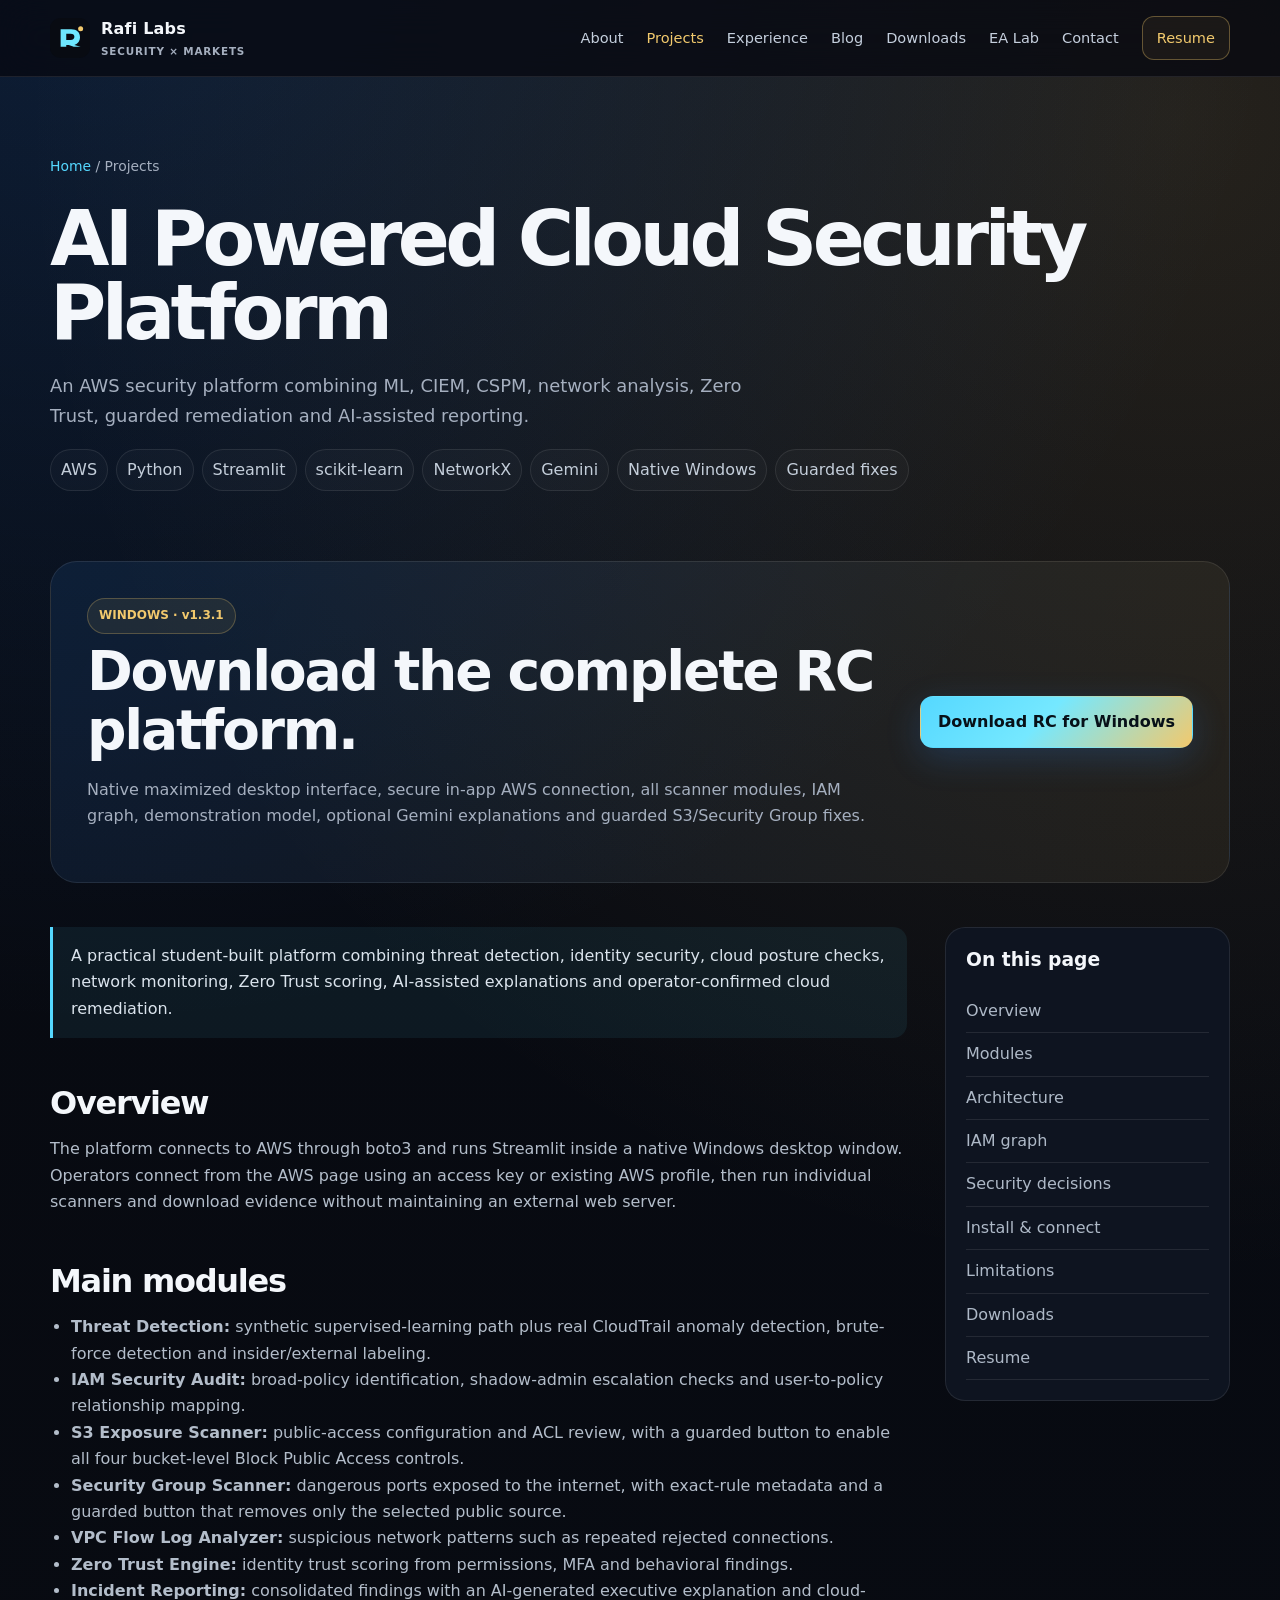
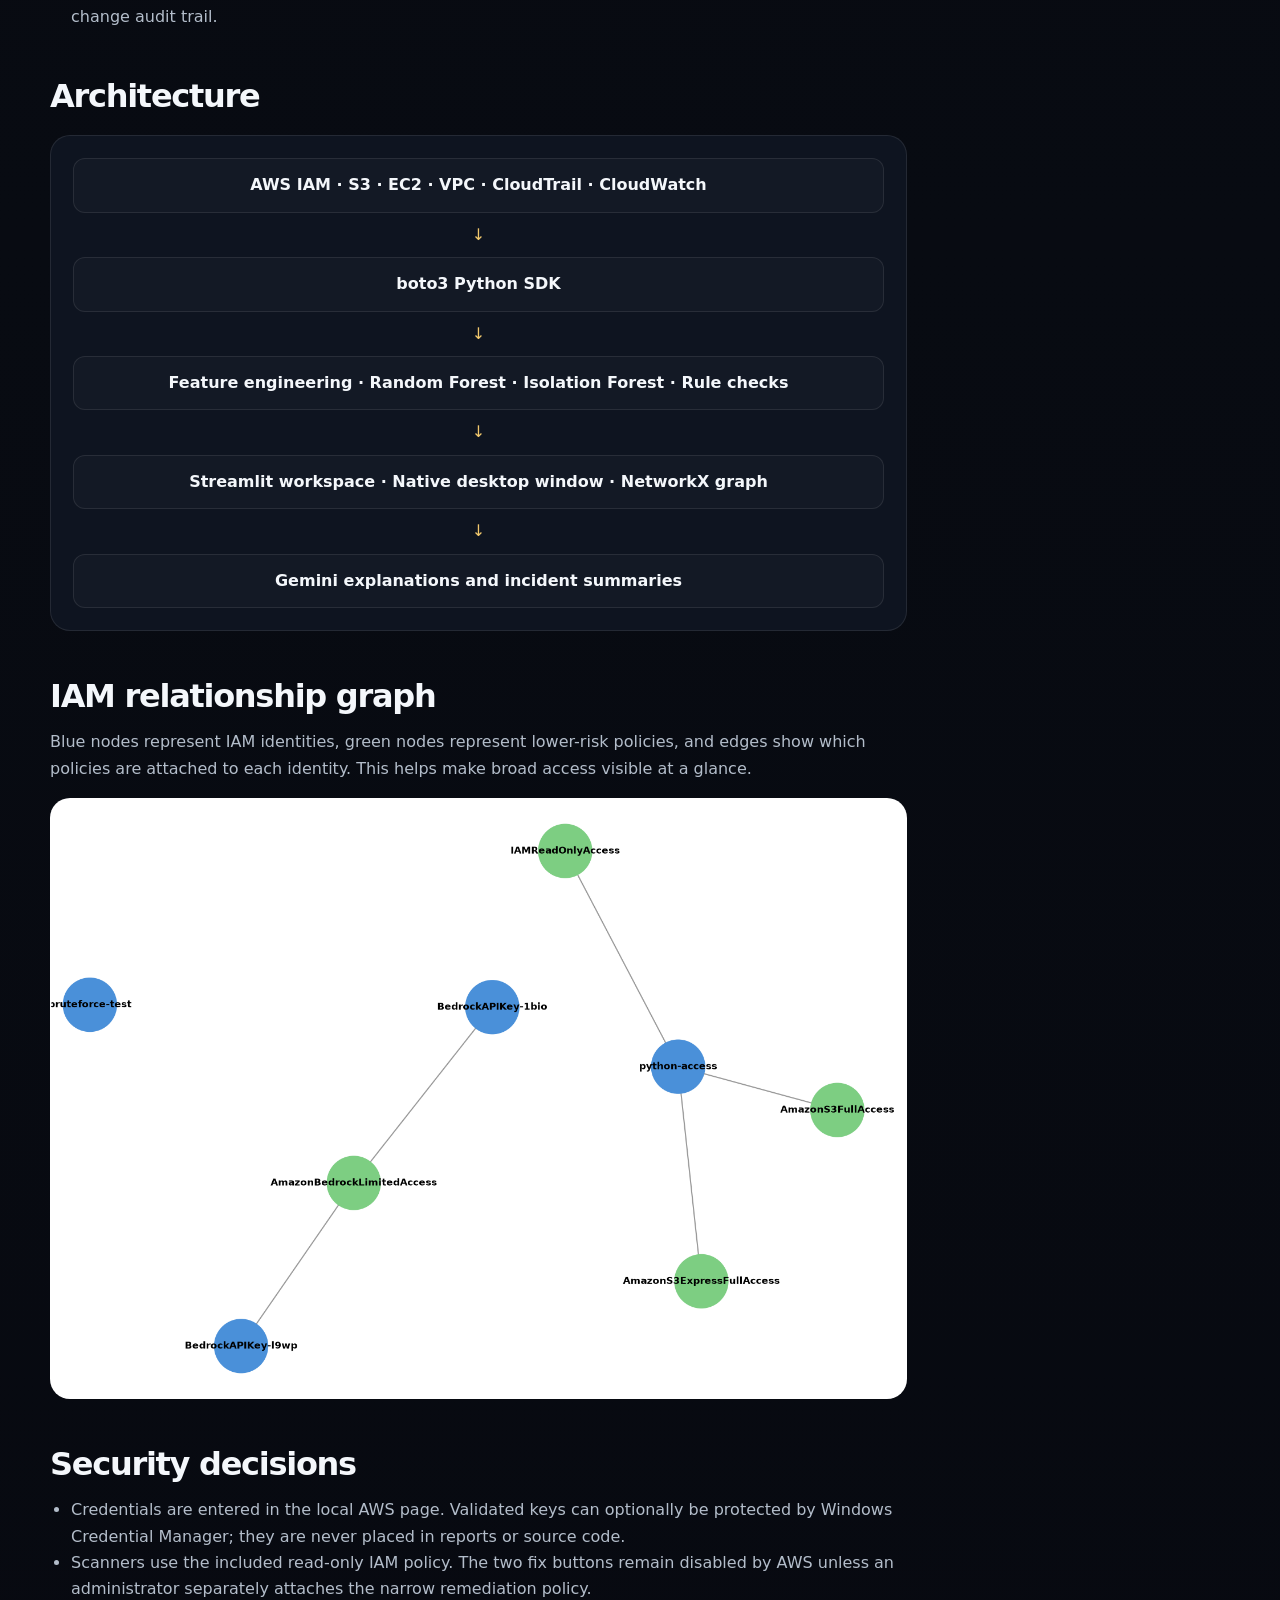
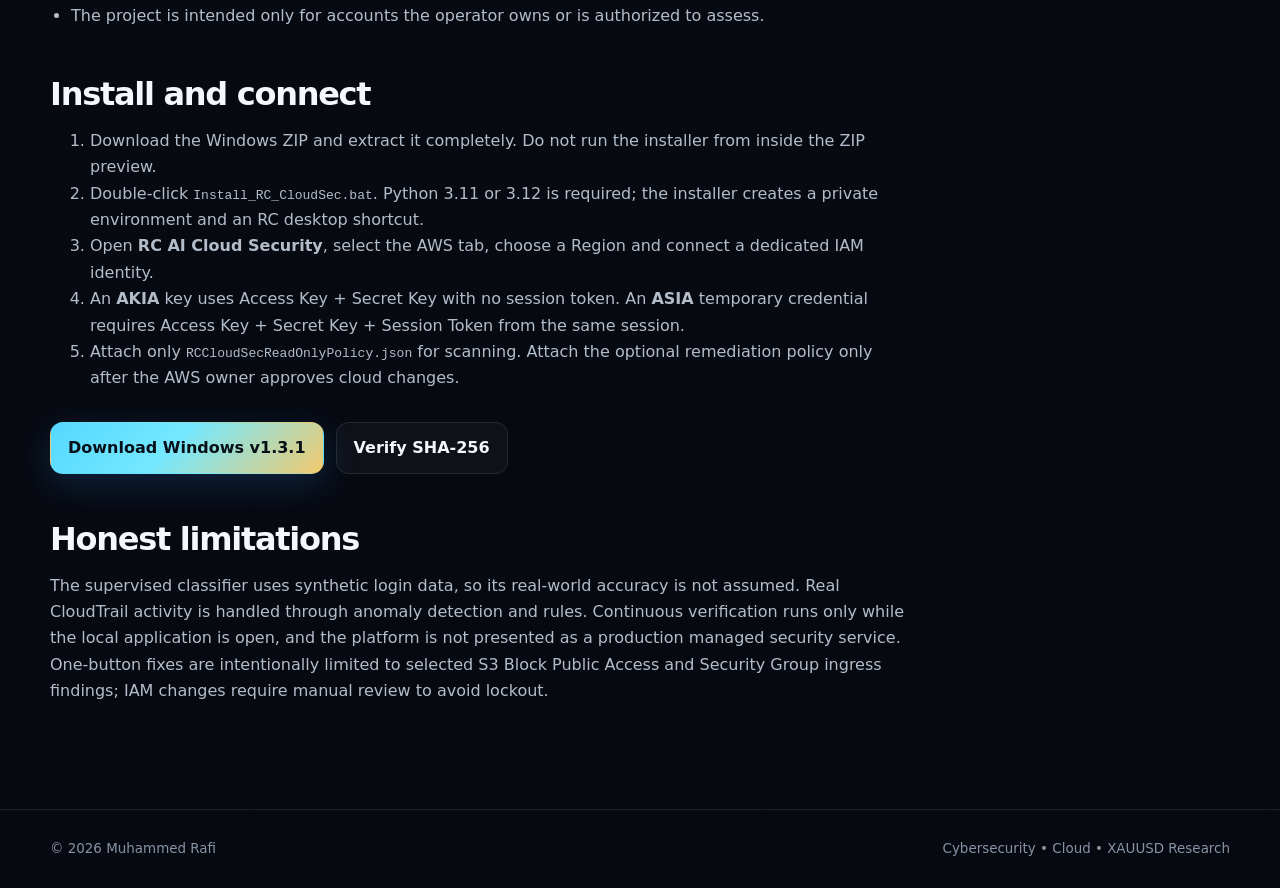
<file: projects/cloud-security.html>
<!doctype html>
<html lang="en">
  <head>
    <meta charset="utf-8" />
    <meta name="viewport" content="width=device-width,initial-scale=1" />
    <meta
      name="description"
      content="Download the RC AI Powered Cloud Security Platform for Windows: AWS threat detection, CIEM, CSPM, IAM graphs, Zero Trust, guarded remediation and AI-assisted reporting."
    />
    <meta name="theme-color" content="#070910" />
    <title>AI Powered Cloud Security Platform | Muhammed Rafi</title>
    <link rel="icon" href="../assets/favicon.svg" />
    <link rel="stylesheet" href="../styles.css" />
  </head>
  <body>
    <a class="skip" href="#main">Skip to content</a>
    <header class="header">
      <div class="container nav">
        <a class="brand" href="../index.html"
          ><img src="../assets/favicon.svg" alt="" /><span
            >Rafi Labs<small>Security × Markets</small></span
          ></a
        ><button class="menu" aria-label="Open menu" aria-expanded="false">
          ☰
        </button>
        <nav class="links">
          <a class="" href="../index.html#about">About</a
          ><a class="active" href="../index.html#projects">Projects</a
          ><a class="" href="../index.html#experience">Experience</a
          ><a class="" href="../index.html#blog">Blog</a
          ><a class="" href="../downloads.html">Downloads</a
          ><a class="" href="../index.html#ea">EA Lab</a
          ><a class="" href="../index.html#contact">Contact</a
          ><a
            class="nav-cta"
            href="../assets/Muhammed-Rafi-CV.pdf"
            target="_blank"
            rel="noopener"
            >Resume</a
          >
        </nav>
      </div>
    </header>
    <main id="main">
      <section class="page-hero">
        <div class="container">
          <div class="breadcrumb">
            <a href="../index.html">Home</a> / Projects
          </div>
          <h1>AI Powered Cloud Security Platform</h1>
          <p class="hero-copy">
            An AWS security platform combining ML, CIEM, CSPM, network analysis,
            Zero Trust, guarded remediation and AI-assisted reporting.
          </p>
          <div class="pill-row">
            <span class="pill">AWS</span><span class="pill">Python</span
            ><span class="pill">Streamlit</span
            ><span class="pill">scikit-learn</span
            ><span class="pill">NetworkX</span><span class="pill">Gemini</span>
            <span class="pill">Native Windows</span>
            <span class="pill">Guarded fixes</span>
          </div>
        </div>
      </section>
      <section class="section" style="padding: 10px 0 24px">
        <div class="container download-banner reveal">
          <div>
            <span class="status">WINDOWS · v1.3.1</span>
            <h2>Download the complete RC platform.</h2>
            <p>
              Native maximized desktop interface, secure in-app AWS connection,
              all scanner modules, IAM graph, demonstration model, optional
              Gemini explanations and guarded S3/Security Group fixes.
            </p>
          </div>
          <a
            class="btn btn-primary"
            href="../downloads/RC-AI-Cloud-Security-Platform-Windows-v1.3.1.zip"
            download
            >Download RC for Windows</a
          >
        </div>
      </section>
      <section class="section" style="padding-top: 20px">
        <div class="container case-layout">
          <article class="article">
            <div class="callout">
              A practical student-built platform combining threat detection,
              identity security, cloud posture checks, network monitoring, Zero
              Trust scoring, AI-assisted explanations and operator-confirmed
              cloud remediation.
            </div>
            <h2 id="overview">Overview</h2>
            <p>
              The platform connects to AWS through boto3 and runs Streamlit
              inside a native Windows desktop window. Operators connect from the
              AWS page using an access key or existing AWS profile, then run
              individual scanners and download evidence without maintaining an
              external web server.
            </p>
            <h2 id="modules">Main modules</h2>
            <ul>
              <li>
                <strong>Threat Detection:</strong> synthetic supervised-learning
                path plus real CloudTrail anomaly detection, brute-force
                detection and insider/external labeling.
              </li>
              <li>
                <strong>IAM Security Audit:</strong> broad-policy
                identification, shadow-admin escalation checks and
                user-to-policy relationship mapping.
              </li>
              <li>
                <strong>S3 Exposure Scanner:</strong> public-access
                configuration and ACL review, with a guarded button to enable
                all four bucket-level Block Public Access controls.
              </li>
              <li>
                <strong>Security Group Scanner:</strong> dangerous ports exposed
                to the internet, with exact-rule metadata and a guarded button
                that removes only the selected public source.
              </li>
              <li>
                <strong>VPC Flow Log Analyzer:</strong> suspicious network
                patterns such as repeated rejected connections.
              </li>
              <li>
                <strong>Zero Trust Engine:</strong> identity trust scoring from
                permissions, MFA and behavioral findings.
              </li>
              <li>
                <strong>Incident Reporting:</strong> consolidated findings with
                an AI-generated executive explanation and cloud-change audit
                trail.
              </li>
            </ul>
            <h2 id="architecture">Architecture</h2>
            <div class="architecture">
              <div class="arch-node">
                AWS IAM · S3 · EC2 · VPC · CloudTrail · CloudWatch
              </div>
              <div class="arch-arrow">↓</div>
              <div class="arch-node">boto3 Python SDK</div>
              <div class="arch-arrow">↓</div>
              <div class="arch-node">
                Feature engineering · Random Forest · Isolation Forest · Rule
                checks
              </div>
              <div class="arch-arrow">↓</div>
              <div class="arch-node">
                Streamlit workspace · Native desktop window · NetworkX graph
              </div>
              <div class="arch-arrow">↓</div>
              <div class="arch-node">
                Gemini explanations and incident summaries
              </div>
            </div>
            <h2 id="graph">IAM relationship graph</h2>
            <p>
              Blue nodes represent IAM identities, green nodes represent
              lower-risk policies, and edges show which policies are attached to
              each identity. This helps make broad access visible at a glance.
            </p>
            <img
              src="../assets/iam-relationship-graph.png"
              alt="IAM user and policy relationship graph"
            />
            <h2 id="security">Security decisions</h2>
            <ul>
              <li>
                Credentials are entered in the local AWS page. Validated keys
                can optionally be protected by Windows Credential Manager; they
                are never placed in reports or source code.
              </li>
              <li>
                Scanners use the included read-only IAM policy. The two fix
                buttons remain disabled by AWS unless an administrator
                separately attaches the narrow remediation policy.
              </li>
              <li>
                The project is intended only for accounts the operator owns or
                is authorized to assess.
              </li>
            </ul>
            <h2 id="install">Install and connect</h2>
            <ol>
              <li>
                Download the Windows ZIP and extract it completely. Do not run
                the installer from inside the ZIP preview.
              </li>
              <li>
                Double-click <code>Install_RC_CloudSec.bat</code>. Python 3.11
                or 3.12 is required; the installer creates a private environment
                and an RC desktop shortcut.
              </li>
              <li>
                Open <strong>RC AI Cloud Security</strong>, select the AWS tab,
                choose a Region and connect a dedicated IAM identity.
              </li>
              <li>
                An <strong>AKIA</strong> key uses Access Key + Secret Key with
                no session token. An <strong>ASIA</strong> temporary credential
                requires Access Key + Secret Key + Session Token from the same
                session.
              </li>
              <li>
                Attach only <code>RCCloudSecReadOnlyPolicy.json</code> for
                scanning. Attach the optional remediation policy only after the
                AWS owner approves cloud changes.
              </li>
            </ol>
            <div class="actions">
              <a
                class="btn btn-primary"
                href="../downloads/RC-AI-Cloud-Security-Platform-Windows-v1.3.1.zip"
                download
                >Download Windows v1.3.1</a
              >
              <a class="btn" href="../downloads/SHA256-CHECKSUMS.txt" download
                >Verify SHA-256</a
              >
            </div>
            <h2 id="limitations">Honest limitations</h2>
            <p>
              The supervised classifier uses synthetic login data, so its
              real-world accuracy is not assumed. Real CloudTrail activity is
              handled through anomaly detection and rules. Continuous
              verification runs only while the local application is open, and
              the platform is not presented as a production managed security
              service. One-button fixes are intentionally limited to selected S3
              Block Public Access and Security Group ingress findings; IAM
              changes require manual review to avoid lockout.
            </p>
          </article>
          <aside class="toc">
            <h3>On this page</h3>
            <a href="#overview">Overview</a><a href="#modules">Modules</a
            ><a href="#architecture">Architecture</a
            ><a href="#graph">IAM graph</a
            ><a href="#security">Security decisions</a
            ><a href="#install">Install & connect</a
            ><a href="#limitations">Limitations</a
            ><a href="../downloads.html">Downloads</a
            ><a href="../assets/Muhammed-Rafi-CV.pdf" target="_blank">Resume</a>
          </aside>
        </div>
      </section>
    </main>
    <footer class="footer">
      <div class="container footer-row">
        <div>© <span id="year"></span> Muhammed Rafi</div>
        <div>Cybersecurity • Cloud • XAUUSD Research</div>
      </div>
    </footer>
    <script src="../script.js"></script>
  </body>
</html>
</file>
<file: styles.css>
:root{
  --bg:#070910;--bg2:#0a0e17;--panel:#0e1420;--panel2:#111a29;--line:rgba(255,255,255,.09);
  --text:#f4f7fb;--muted:#a5afbf;--blue:#55d8ff;--blue2:#2f8cff;--gold:#f2c96d;--gold2:#d9a93b;
  --green:#62e0a5;--red:#ff7f92;--radius:24px;--shadow:0 24px 80px rgba(0,0,0,.42);--max:1180px;
}
*{box-sizing:border-box}html{scroll-behavior:smooth}body{margin:0;color:var(--text);background:
radial-gradient(circle at 8% -4%,rgba(47,140,255,.18),transparent 27%),
radial-gradient(circle at 92% 3%,rgba(242,201,109,.13),transparent 28%),
linear-gradient(180deg,#070910,#080b12 45%,#070910);font-family:Inter,ui-sans-serif,system-ui,-apple-system,"Segoe UI",sans-serif;line-height:1.65;overflow-x:hidden}
a{color:inherit;text-decoration:none}img{display:block;max-width:100%}button{font:inherit}.container{width:min(var(--max),calc(100% - 40px));margin:auto}.skip{position:absolute;left:-9999px;top:8px;background:#fff;color:#000;padding:8px 12px;z-index:100}.skip:focus{left:8px}
.header{position:sticky;top:0;z-index:80;border-bottom:1px solid var(--line);background:rgba(7,9,16,.76);backdrop-filter:blur(18px)}
.nav{height:76px;display:flex;align-items:center;justify-content:space-between;gap:24px}.brand{display:flex;align-items:center;gap:11px;font-weight:900;letter-spacing:.2px}.brand img{width:40px;height:40px}.brand small{display:block;color:var(--muted);font-size:.65rem;font-weight:700;letter-spacing:.08em;text-transform:uppercase}.links{display:flex;align-items:center;gap:23px;font-size:.91rem;color:#c5cfdd}.links a:hover,.links a.active{color:var(--gold)}.nav-cta{border:1px solid rgba(242,201,109,.34);padding:9px 14px;border-radius:12px;color:var(--gold)!important;background:rgba(242,201,109,.06)}.menu{display:none;border:0;background:none;color:#fff;font-size:1.45rem}
.hero{position:relative;padding:96px 0 68px;overflow:hidden}.hero:after{content:"";position:absolute;inset:0;pointer-events:none;background-image:linear-gradient(rgba(255,255,255,.025) 1px,transparent 1px),linear-gradient(90deg,rgba(255,255,255,.025) 1px,transparent 1px);background-size:44px 44px;mask-image:linear-gradient(to bottom,rgba(0,0,0,.9),transparent 80%)}
.hero-grid{position:relative;z-index:2;display:grid;grid-template-columns:1.05fr .95fr;gap:58px;align-items:center}.eyebrow{display:inline-flex;align-items:center;gap:9px;border:1px solid var(--line);border-radius:999px;padding:7px 12px;background:rgba(255,255,255,.028);font-size:.8rem;color:#d9e2ed}.live-dot{width:8px;height:8px;border-radius:50%;background:var(--green);box-shadow:0 0 15px var(--green)}
h1{font-size:clamp(3rem,7vw,6.3rem);line-height:.96;letter-spacing:-.06em;margin:24px 0 22px}h2{font-size:clamp(2rem,5vw,3.45rem);line-height:1.08;letter-spacing:-.04em;margin:8px 0 14px}h3{line-height:1.25}.gradient{background:linear-gradient(90deg,var(--blue),#b7f1ff 42%,var(--gold) 72%,#fff0bd);-webkit-background-clip:text;background-clip:text;color:transparent}.hero-copy{max-width:700px;color:var(--muted);font-size:1.12rem}.hero-meta{display:flex;flex-wrap:wrap;gap:10px;margin:24px 0 0}.hero-meta span{border:1px solid var(--line);border-radius:999px;padding:7px 10px;color:#c5cfdb;font-size:.78rem;background:rgba(255,255,255,.022)}
.actions{display:flex;flex-wrap:wrap;gap:12px;margin-top:30px}.btn{display:inline-flex;align-items:center;justify-content:center;gap:9px;border:1px solid var(--line);border-radius:13px;padding:12px 17px;background:rgba(255,255,255,.035);font-weight:850;transition:.22s ease}.btn:hover{transform:translateY(-2px);border-color:rgba(255,255,255,.2)}.btn-primary{border-color:transparent;color:#071018;background:linear-gradient(135deg,var(--blue),#75e8ff 45%,var(--gold));box-shadow:0 10px 35px rgba(47,140,255,.2)}.btn-gold{border-color:rgba(242,201,109,.3);color:var(--gold);background:rgba(242,201,109,.07)}
.command{position:relative;border:1px solid var(--line);border-radius:30px;padding:20px;background:linear-gradient(160deg,rgba(18,27,42,.98),rgba(7,11,18,.98));box-shadow:var(--shadow);overflow:hidden}.command:before{content:"";position:absolute;width:270px;height:270px;border-radius:50%;right:-100px;top:-100px;background:rgba(47,140,255,.14);filter:blur(12px)}.command-top{position:relative;display:flex;align-items:center;justify-content:space-between;padding-bottom:16px;border-bottom:1px solid var(--line)}.window-dots{display:flex;gap:7px}.window-dots i{width:9px;height:9px;border-radius:50%;background:#596477}.window-dots i:nth-child(1){background:#ff7688}.window-dots i:nth-child(2){background:#ffc963}.window-dots i:nth-child(3){background:#61dfa4}.command-title{font-size:.78rem;color:var(--muted);letter-spacing:.12em;text-transform:uppercase}.system-map{position:relative;min-height:310px;margin:18px 0}.core{position:absolute;left:50%;top:50%;transform:translate(-50%,-50%);width:116px;height:116px;border-radius:30px;display:grid;place-items:center;text-align:center;background:linear-gradient(145deg,rgba(85,216,255,.18),rgba(242,201,109,.11));border:1px solid rgba(85,216,255,.25);box-shadow:0 0 60px rgba(47,140,255,.13);font-weight:900}.core small{display:block;color:var(--muted);font-size:.65rem}.sat{position:absolute;width:145px;padding:12px;border:1px solid var(--line);border-radius:15px;background:rgba(7,10,16,.82);font-size:.76rem}.sat strong{display:block;margin-bottom:3px}.sat span{color:var(--muted)}.sat.a{left:0;top:10px}.sat.b{right:0;top:16px}.sat.c{left:0;bottom:20px}.sat.d{right:0;bottom:14px}.connector{position:absolute;height:1px;background:linear-gradient(90deg,transparent,rgba(85,216,255,.55),transparent);transform-origin:left center}.connector.one{width:140px;left:140px;top:78px;transform:rotate(26deg)}.connector.two{width:140px;right:140px;top:86px;transform:rotate(154deg)}.connector.three{width:140px;left:140px;bottom:80px;transform:rotate(-26deg)}.connector.four{width:140px;right:140px;bottom:74px;transform:rotate(206deg)}.command-footer{display:grid;grid-template-columns:repeat(3,1fr);gap:10px}.metric{border:1px solid var(--line);border-radius:14px;padding:12px;background:rgba(255,255,255,.025)}.metric span{display:block;color:var(--muted);font-size:.7rem}.metric strong{font-size:.98rem}.green{color:var(--green)}.gold{color:var(--gold)}.cyan{color:var(--blue)}
.marquee{border-top:1px solid var(--line);border-bottom:1px solid var(--line);background:rgba(255,255,255,.018);overflow:hidden}.marquee-track{display:flex;width:max-content;animation:scroll 28s linear infinite;padding:12px 0}.marquee span{padding:0 28px;color:#8e99aa;font-size:.77rem;letter-spacing:.12em;text-transform:uppercase}.marquee b{color:#d8e2ed}.marquee i{color:var(--gold);font-style:normal}@keyframes scroll{to{transform:translateX(-50%)}}
.section{padding:88px 0}.soft{background:linear-gradient(180deg,rgba(255,255,255,.018),transparent)}.head{display:flex;justify-content:space-between;align-items:end;gap:34px;margin-bottom:38px}.head p{max-width:620px;margin:0;color:var(--muted)}.kicker{font-size:.76rem;letter-spacing:.16em;text-transform:uppercase;color:var(--gold);font-weight:900}.section-label{display:flex;align-items:center;gap:10px}.section-label:before{content:"";width:30px;height:1px;background:var(--gold)}
.stats{display:grid;grid-template-columns:repeat(4,1fr);gap:13px;margin-top:-20px;position:relative;z-index:3}.stat-card{border:1px solid var(--line);border-radius:18px;padding:20px;background:rgba(13,19,30,.94);box-shadow:0 16px 45px rgba(0,0,0,.22)}.stat-card span{display:block;color:var(--muted);font-size:.75rem}.stat-card strong{font-size:1.28rem}.stat-card em{font-size:.72rem;color:#718096;font-style:normal}
.about-grid{display:grid;grid-template-columns:.82fr 1.18fr;gap:42px;align-items:start}.profile-card{position:sticky;top:100px;border:1px solid var(--line);border-radius:28px;background:linear-gradient(160deg,var(--panel2),var(--panel));padding:24px}.monogram{aspect-ratio:1;border-radius:23px;display:grid;place-items:center;font-size:5rem;font-weight:950;color:#071018;background:linear-gradient(135deg,var(--blue),#a5edff 42%,var(--gold));position:relative;overflow:hidden}.monogram:after{content:"MR";position:absolute;inset:0;display:grid;place-items:center}.profile-list{display:grid;gap:12px;margin-top:20px}.profile-list div{display:flex;justify-content:space-between;gap:18px;border-bottom:1px solid var(--line);padding-bottom:10px}.profile-list span{color:var(--muted)}.about-copy p{color:var(--muted);font-size:1.03rem}.skill-groups{display:grid;grid-template-columns:repeat(2,1fr);gap:14px;margin-top:28px}.skill-box{border:1px solid var(--line);border-radius:18px;background:rgba(255,255,255,.022);padding:18px}.skill-box strong{display:block;margin-bottom:7px}.skill-box span{color:var(--muted);font-size:.88rem}
.project-grid{display:grid;grid-template-columns:repeat(2,minmax(0,1fr));gap:18px}.project{position:relative;min-height:420px;border:1px solid var(--line);border-radius:27px;padding:28px;background:linear-gradient(155deg,rgba(17,26,41,.98),rgba(8,12,19,.98));overflow:hidden;transition:.25s ease}.project:hover{transform:translateY(-5px);border-color:rgba(85,216,255,.26)}.project:before{content:"";position:absolute;width:240px;height:240px;border-radius:50%;right:-100px;top:-100px;background:var(--glow,rgba(85,216,255,.09));filter:blur(8px)}.project-head{position:relative;display:flex;justify-content:space-between;align-items:start;gap:20px}.project-no{font-size:.75rem;color:#6e7a8b;letter-spacing:.14em}.project-icon{width:54px;height:54px;display:grid;place-items:center;border-radius:17px;font-size:1.45rem;border:1px solid var(--line);background:rgba(255,255,255,.035)}.project h3{position:relative;font-size:1.65rem;margin:26px 0 10px}.project p{position:relative;color:var(--muted)}.tags{position:relative;display:flex;flex-wrap:wrap;gap:7px;margin:22px 0}.tag{border:1px solid var(--line);border-radius:999px;padding:6px 9px;color:#b9c4d1;font-size:.72rem}.project-actions{position:absolute;left:28px;right:28px;bottom:25px;display:flex;justify-content:space-between;align-items:center}.project-actions a{font-weight:900;color:var(--blue)}.project-actions small{color:#718094}
.feature-strip{display:grid;grid-template-columns:1.1fr .9fr;gap:20px}.feature-panel{border:1px solid var(--line);border-radius:27px;background:var(--panel);padding:28px}.feature-panel img{border-radius:18px;background:#fff;border:1px solid var(--line)}.feature-panel p{color:var(--muted)}.capabilities{display:grid;grid-template-columns:repeat(2,1fr);gap:10px;margin-top:20px}.cap{border:1px solid var(--line);border-radius:14px;padding:14px;background:rgba(255,255,255,.024)}.cap span{display:block;color:var(--muted);font-size:.74rem}.cap strong{font-size:.93rem}
.timeline{position:relative;padding-left:24px;border-left:1px solid rgba(85,216,255,.22)}.timeline article{position:relative;padding:0 0 34px 25px}.timeline article:before{content:"";position:absolute;left:-31px;top:7px;width:12px;height:12px;border-radius:50%;background:var(--blue);box-shadow:0 0 0 6px rgba(85,216,255,.08)}.timeline small{color:var(--gold)}.timeline h3{margin:5px 0;font-size:1.25rem}.timeline p{margin:0;color:var(--muted)}
.blog-grid{display:grid;grid-template-columns:repeat(3,minmax(0,1fr));gap:16px}.post{min-height:280px;display:flex;flex-direction:column;border:1px solid var(--line);border-radius:22px;background:var(--panel);padding:22px;transition:.2s}.post:hover{transform:translateY(-4px)}.post .category{font-size:.72rem;letter-spacing:.13em;color:var(--gold);font-weight:900}.post h3{font-size:1.28rem}.post p{color:var(--muted)}.post a{margin-top:auto;color:var(--blue);font-weight:900}
.download-banner,.ea-banner{display:grid;grid-template-columns:1fr auto;gap:25px;align-items:center;border:1px solid var(--line);border-radius:27px;padding:36px;background:linear-gradient(115deg,rgba(47,140,255,.1),rgba(242,201,109,.07))}.download-banner p,.ea-banner p{max-width:780px;color:var(--muted)}.status{display:inline-flex;border:1px solid rgba(242,201,109,.26);border-radius:999px;padding:7px 11px;background:rgba(242,201,109,.08);color:var(--gold);font-size:.75rem;font-weight:900}.contact{border:1px solid var(--line);border-radius:28px;padding:46px;text-align:center;background:linear-gradient(155deg,var(--panel2),var(--panel))}.contact p{max-width:720px;margin:0 auto 25px;color:var(--muted)}.disclaimer{color:#738092;font-size:.81rem;margin-top:25px}.footer{border-top:1px solid var(--line);padding:28px 0;color:#8793a4;font-size:.84rem}.footer-row{display:flex;justify-content:space-between;gap:20px;align-items:center}
.page-hero{padding:78px 0 42px}.page-hero h1{font-size:clamp(2.7rem,6vw,5rem)}.breadcrumb{color:var(--muted);font-size:.87rem}.breadcrumb a{color:var(--blue)}.case-layout{display:grid;grid-template-columns:minmax(0,1fr) 285px;gap:38px;align-items:start}.article{min-width:0}.article h2{font-size:2rem;margin-top:48px}.article h3{margin-top:28px}.article p,.article li{color:#b3bdca}.article ul{padding-left:21px}.article img{border:1px solid var(--line);border-radius:20px;background:#fff}.toc{position:sticky;top:100px;border:1px solid var(--line);border-radius:20px;background:var(--panel);padding:20px}.toc h3{margin-top:0}.toc a{display:block;padding:8px 0;border-bottom:1px solid var(--line);color:#aeb9c7}.toc a:hover{color:var(--gold)}.callout{border-left:3px solid var(--blue);border-radius:0 14px 14px 0;background:rgba(85,216,255,.07);padding:16px 18px;color:#dbe4ed}.architecture{display:grid;gap:9px;border:1px solid var(--line);border-radius:20px;background:var(--panel);padding:22px;margin:22px 0}.arch-node{text-align:center;padding:13px;border:1px solid var(--line);border-radius:12px;background:rgba(255,255,255,.025);font-weight:850}.arch-arrow{text-align:center;color:var(--gold)}.table-wrap{overflow-x:auto;border:1px solid var(--line);border-radius:16px}table{width:100%;min-width:650px;border-collapse:collapse;background:var(--panel)}th,td{text-align:left;padding:13px 15px;border-bottom:1px solid var(--line)}th{color:var(--gold)}td{color:#b3bdca}.pill-row{display:flex;flex-wrap:wrap;gap:8px;margin:18px 0}.pill{border:1px solid var(--line);border-radius:999px;padding:7px 10px;color:#c4ceda;background:rgba(255,255,255,.024)}
.download-grid{display:grid;gap:20px}.download-product{border:1px solid var(--line);border-radius:25px;padding:28px;background:linear-gradient(155deg,var(--panel2),var(--panel))}.download-title{display:flex;align-items:flex-start;gap:18px;margin-bottom:22px}.download-title h2{font-size:2rem;margin:8px 0 4px}.download-title p{margin:0;color:var(--muted)}.platforms{display:grid;grid-template-columns:repeat(2,minmax(0,1fr));gap:14px}.platform{min-height:250px;display:flex;flex-direction:column;align-items:flex-start;border:1px solid var(--line);border-radius:18px;padding:20px;background:rgba(255,255,255,.024)}.platform>span{font-size:.72rem;letter-spacing:.12em;color:var(--gold);font-weight:900}.platform h3{margin:10px 0}.platform p{color:var(--muted)}.platform .btn{margin-top:auto}.platform small{color:#748092;margin-top:10px}.download-notice{display:grid;grid-template-columns:190px 1fr auto;gap:20px;align-items:center;border:1px solid rgba(85,216,255,.2);border-radius:20px;background:rgba(85,216,255,.05);padding:20px;margin-bottom:22px}.download-notice p{margin:0;color:var(--muted)}
.reveal{opacity:0;transform:translateY(18px);transition:.55s ease}.reveal.visible{opacity:1;transform:none}
@media(max-width:980px){.hero-grid,.about-grid,.feature-strip,.case-layout{grid-template-columns:1fr}.profile-card,.toc{position:static}.project-grid{grid-template-columns:1fr}.blog-grid{grid-template-columns:1fr 1fr}.stats{grid-template-columns:repeat(2,1fr)}}
@media(max-width:740px){.container{width:min(var(--max),calc(100% - 24px))}.links{display:none;position:absolute;left:12px;right:12px;top:68px;flex-direction:column;align-items:stretch;background:#0d131e;border:1px solid var(--line);border-radius:18px;padding:14px;box-shadow:var(--shadow)}.links.open{display:flex}.menu{display:block}.hero{padding:66px 0 52px}.section{padding:66px 0}.head{display:block}.stats,.skill-groups,.blog-grid,.command-footer,.platforms{grid-template-columns:1fr}.sat{width:122px;font-size:.68rem}.connector{display:none}.download-banner,.ea-banner,.download-notice{grid-template-columns:1fr}.contact{padding:32px 20px}.footer-row{display:block}.command{padding:14px}.system-map{min-height:300px}.core{width:102px;height:102px}.project{min-height:450px}}
@media(max-width:420px){h1{font-size:2.8rem}.sat{width:110px;padding:9px}.sat.a,.sat.c{left:-3px}.sat.b,.sat.d{right:-3px}.project-actions{left:20px;right:20px}.project{padding:22px}.project-actions small{display:none}}
@media(prefers-reduced-motion:reduce){*{animation:none!important;transition:none!important;scroll-behavior:auto!important}}
.rc-badge{font-size:1rem;font-weight:950;letter-spacing:-.04em;color:#fff;border-color:rgba(85,216,255,.55);background:linear-gradient(145deg,#35c7f0,#1679a5 55%,#0b1f35);box-shadow:0 8px 28px rgba(47,140,255,.22)}
.project-actions .download-link{color:var(--gold);font-size:.82rem}
.download-product.rc-release{border-color:rgba(85,216,255,.25);box-shadow:0 20px 65px rgba(47,140,255,.1)}
.platform code{color:var(--blue);background:rgba(85,216,255,.08);border-radius:6px;padding:2px 5px}
.ea-price{margin-top:12px;font-size:2rem;font-weight:950;color:var(--gold)}.ea-price small{display:block;margin-top:2px;font-size:.72rem;font-weight:700;color:var(--muted);letter-spacing:.06em;text-transform:uppercase}.ea-product-hero{background:radial-gradient(circle at 80% 20%,rgba(242,201,109,.13),transparent 34%)}.ea-purchase-card{display:grid;grid-template-columns:1fr auto;gap:24px;align-items:center;border:1px solid rgba(242,201,109,.28);border-radius:24px;padding:24px;background:linear-gradient(145deg,rgba(242,201,109,.08),rgba(47,140,255,.05))}.product-price{margin:8px 0;font-size:3.1rem;line-height:1;font-weight:950;color:var(--gold)}.product-price small{font-size:.9rem;letter-spacing:.08em}.purchase-steps{display:grid;gap:12px;padding-left:24px}.purchase-steps li{padding-left:6px;color:var(--muted)}.purchase-steps strong{color:var(--text)}.warning-callout{border-color:rgba(255,201,99,.35);background:rgba(255,201,99,.07)}.ea-risk{border:1px solid rgba(255,118,136,.3);border-radius:15px;padding:16px;background:rgba(255,118,136,.06)}@media(max-width:760px){.ea-purchase-card{grid-template-columns:1fr}.ea-purchase-card .btn{width:100%;text-align:center}.product-price{font-size:2.6rem}}
</file>
